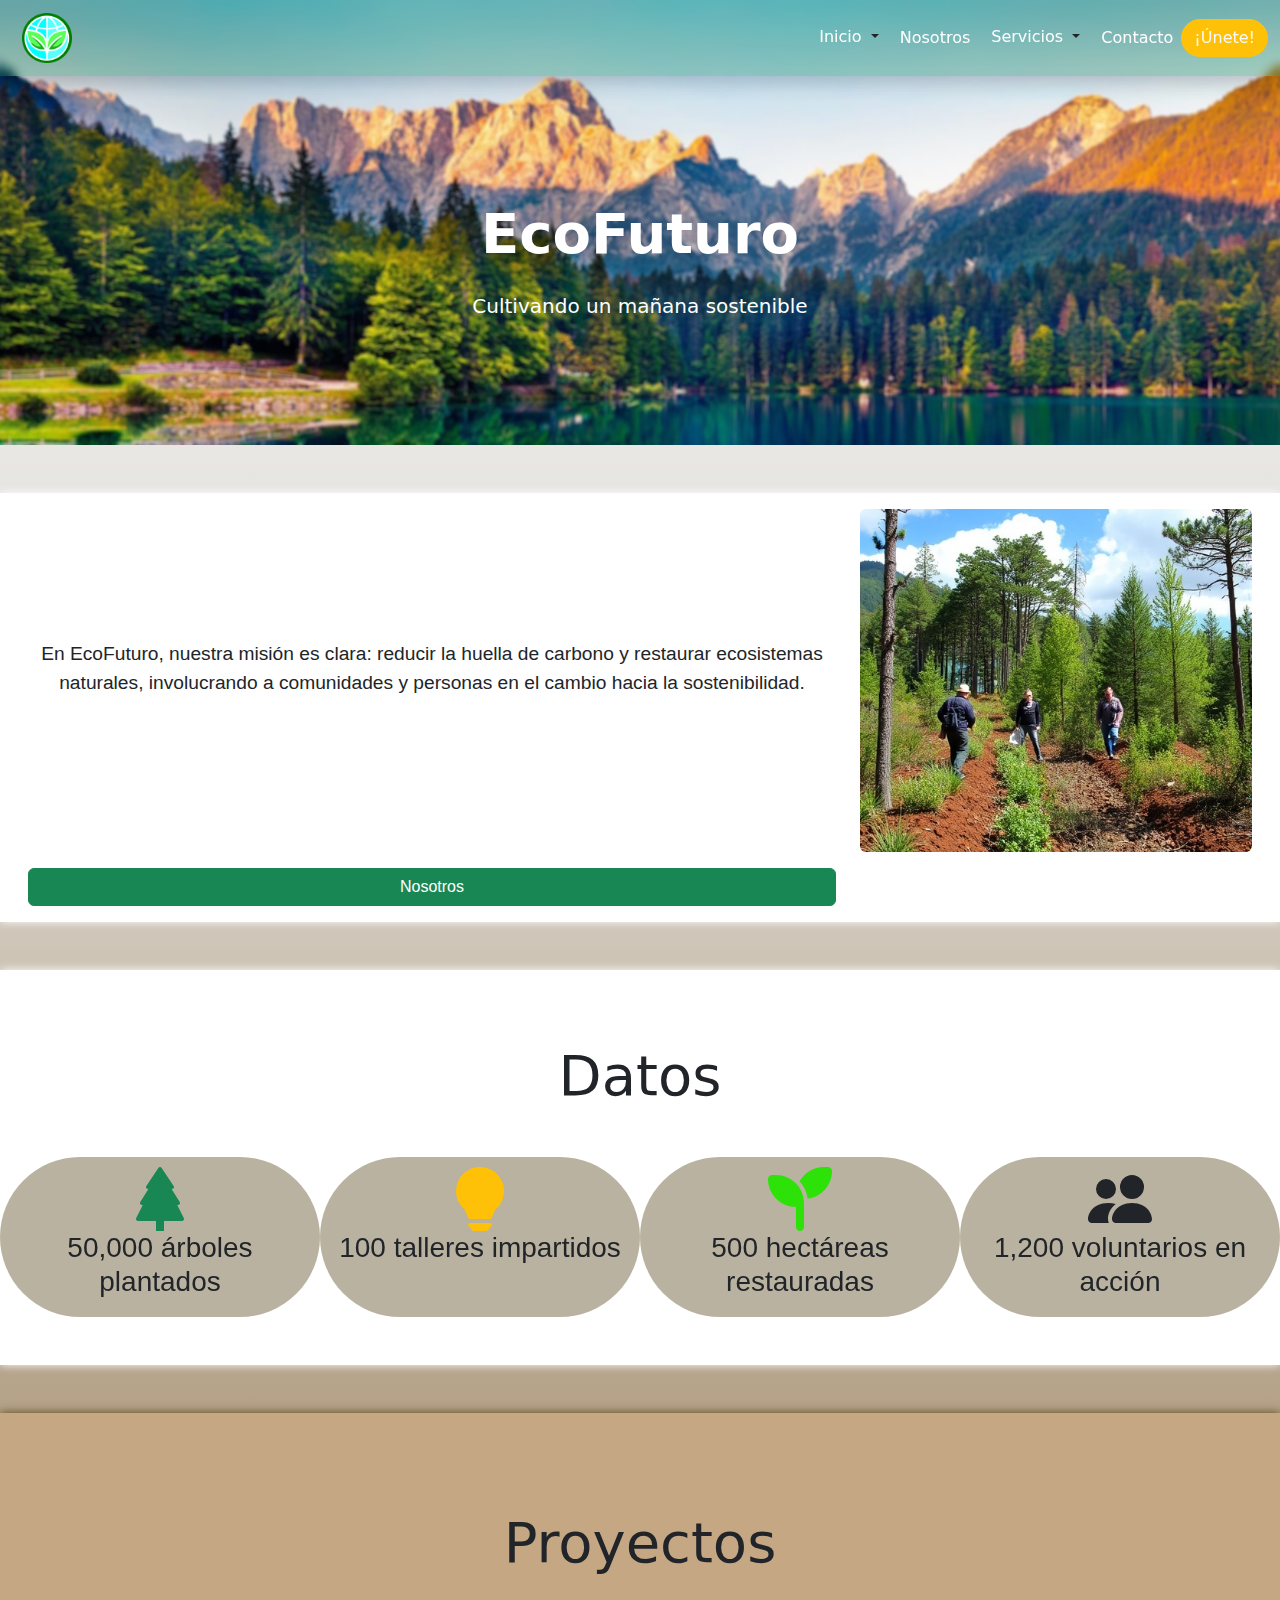
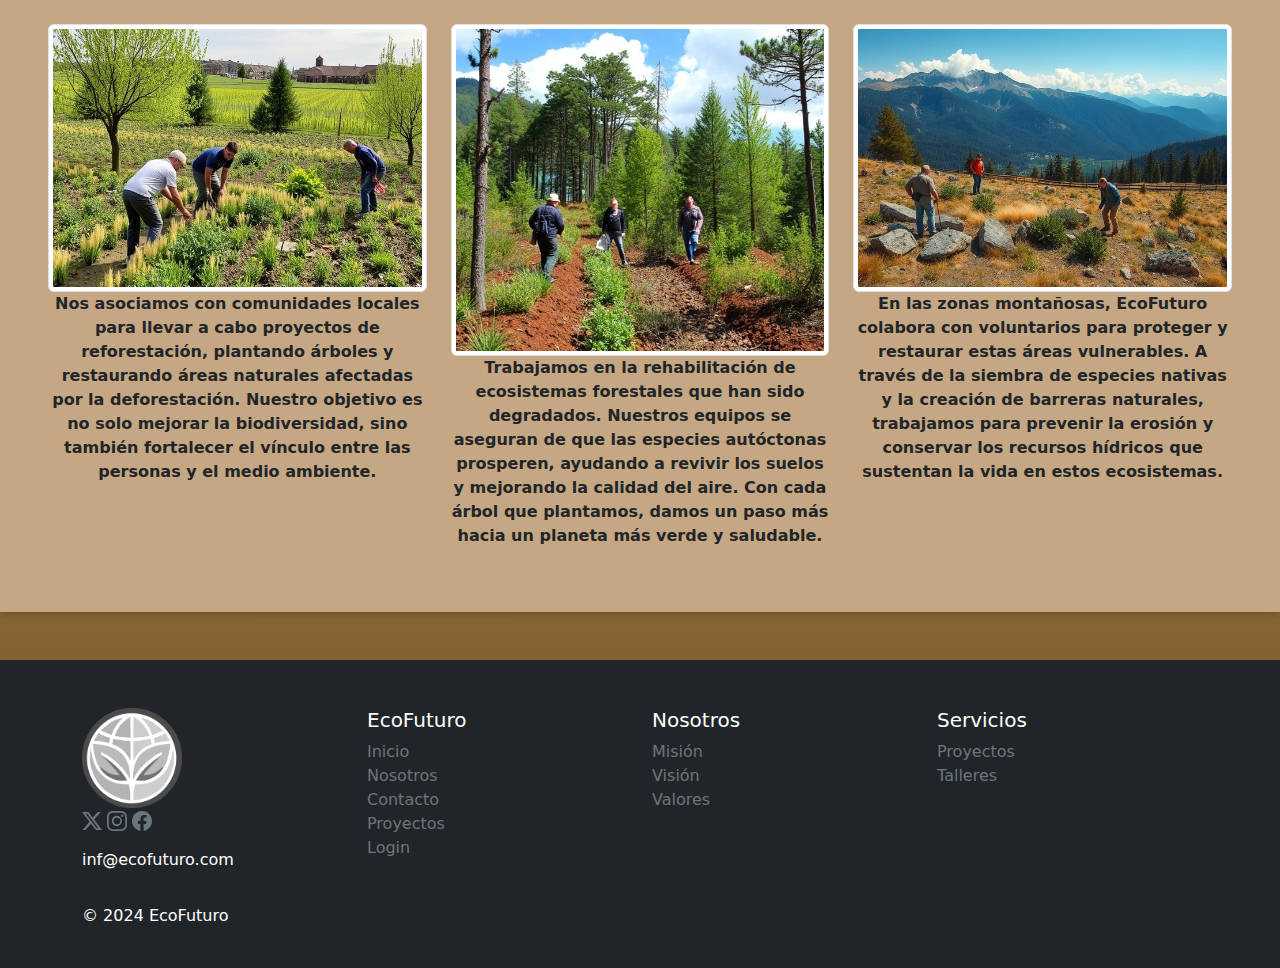
<file: index.html>
<!DOCTYPE html>
<html lang="es">

<head>
    <title>EcoFuturo</title>
    <link rel="stylesheet" href="css/styles.css">
    <link rel="icon" href="img/logo_org.ico" type="image/x-icon">
    <link href="https://cdn.jsdelivr.net/npm/bootstrap@5.3.3/dist/css/bootstrap.min.css" rel="stylesheet">
    <meta name="viewport" content="width=device-width, initial-scale=1.0">
</head>

<body>
    <!--NavBar-->
    <nav class="navbar navbar-expand-lg navbar-dark shadow fixed-top barra">
        <div class="container-fluid">
            <a class="navbar-brand d-flex align-items-center text-white logo" href="#">
                <img style="margin-left: 10px;" src="img/logo_org.ico" alt="Logo EcoFuturo" width="50" height="50"
                    class="d-inline-block me-2">
                <span class="d-lg-none text-white title">EcoFuturo</span>
            </a>

            <button class="navbar-toggler" type="button" data-bs-toggle="collapse" data-bs-target="#mynavbar">
                <span>
                    <svg xmlns="http://www.w3.org/2000/svg" width="40" height="40" fill="currentColor"
                        class="bi bi-list text-light" viewBox="0 0 16 16">
                        <path fill-rule="evenodd"
                            d="M2.5 12a.5.5 0 0 1 .5-.5h10a.5.5 0 0 1 0 1H3a.5.5 0 0 1-.5-.5m0-4a.5.5 0 0 1 .5-.5h10a.5.5 0 0 1 0 1H3a.5.5 0 0 1-.5-.5m0-4a.5.5 0 0 1 .5-.5h10a.5.5 0 0 1 0 1H3a.5.5 0 0 1-.5-.5" />
                    </svg>
                </span>
            </button>

            <div class="collapse navbar-collapse " id="mynavbar">
                <ul class="navbar-nav ms-auto mb-2 mb-lg-0">

                    <li class="nav-item dropdown">

                        <button type="button" class="btn dropdown-toggle" data-bs-toggle="dropdown">
                            <span>Inicio</span>
                        </button>

                        <ul class="dropdown-menu dropdown-style desplegable"
                            style="background-color: rgba(52, 85, 52, 0.432);">
                            <li><a class="dropdown-item text-white" href="#Nosotros-in">Nosotros</a></li>
                            <li><a class="dropdown-item text-white" href="#Datos">Datos</a></li>
                            <li><a class="dropdown-item text-white" href="#Proyectos-in">Proyectos</a></li>
                        </ul>
                    </li>

                    <li class="nav-item"><a class="nav-link" href="nosotros.html">Nosotros</a></li>

                    <li class="nav-item dropdown">
                        <button type="button" class="btn dropdown-toggle" data-bs-toggle="dropdown">
                            <span>Servicios</span>
                        </button>
                        <ul class="dropdown-menu dropdown-style  desplegable"
                            style="background-color: rgba(52, 85, 52, 0.432);">
                            <li><a class="dropdown-item text-white" href="servicios.html#Proyectos">Proyectos</a></li>
                            <li><a class="dropdown-item text-white" href="servicios.html#Talleres">Talleres</a></li>
                        </ul>
                    </li>

                    <li class="nav-item"><a class="nav-link" href="contacto.html">Contacto</a></li>
                </ul>
                <a class="btn btn-warning rounded-pill text-light" type="button" href="sesion.html">¡Únete!</a>
            </div>
    </nav>

    <!--NavBar-->

    <!--Inicio-->

    <div class="principal text-center" id="Inicio">
        <div class="container principal-texto">
            <h1 class="display-4 fw-bold mb-4">EcoFuturo</h1>
            <p class="lead mb-4">Cultivando un mañana sostenible</p>
        </div>
    </div>
    <!--Inicio-->

    <!--Contenido-->
    <div class="container-fluid mt-5 contenido-nos" id="Nosotros-in">
        <div class="row nos-tex-img align-items-center bg-white p-3">
            <div class="col-12 col-md-8 text-center mb-0 mb-md-4 bg">
                <p class="nosotros">En EcoFuturo, nuestra misión es clara: reducir la huella de carbono y restaurar
                    ecosistemas naturales, involucrando a comunidades y personas en el cambio hacia la sostenibilidad.
                </p>
            </div>
            <div class="col-12 col-md-4 text-center">
                <img src="img/imagen2.jpeg" class="img-fluid rounded mx-auto d-block mb-3" alt="imagen de voluntarios">
            </div>
            <div class="col-md-8 col-12"><a class="btn btn-success" href="nosotros.html">Nosotros</a></div>
        </div>
    </div>

    <div class="container-fluid pt-5 pb-5 mt-5 datos-in bg-white" id="Datos">
        <div class="row">
            <div class="col text-center">
                <p class="display-4 mt-4 mb-5">Datos</p>
            </div>
        </div>
        <div class="row nos-tex-img g-4">

            <div class="col-md-3 col-12 text-center rounded-pill  datos-dato">
                <svg xmlns="http://www.w3.org/2000/svg" width="64" height="64" fill="currentColor"
                    class="bi bi-tree-fill text-success" viewBox="0 0 16 16">
                    <path
                        d="M8.416.223a.5.5 0 0 0-.832 0l-3 4.5A.5.5 0 0 0 5 5.5h.098L3.076 8.735A.5.5 0 0 0 3.5 9.5h.191l-1.638 3.276a.5.5 0 0 0 .447.724H7V16h2v-2.5h4.5a.5.5 0 0 0 .447-.724L12.31 9.5h.191a.5.5 0 0 0 .424-.765L10.902 5.5H11a.5.5 0 0 0 .416-.777z" />
                </svg>
                <p class="text-dark h3">50,000 árboles plantados</p>
            </div>
            <div class="col-md-3 col-12 text-center rounded-pill datos-dato">
                <svg xmlns="http://www.w3.org/2000/svg" width="64" height="64" fill="currentColor"
                    class="bi bi-lightbulb-fill text-warning" viewBox="0 0 16 16">
                    <path
                        d="M2 6a6 6 0 1 1 10.174 4.31c-.203.196-.359.4-.453.619l-.762 1.769A.5.5 0 0 1 10.5 13h-5a.5.5 0 0 1-.46-.302l-.761-1.77a2 2 0 0 0-.453-.618A5.98 5.98 0 0 1 2 6m3 8.5a.5.5 0 0 1 .5-.5h5a.5.5 0 0 1 0 1l-.224.447a1 1 0 0 1-.894.553H6.618a1 1 0 0 1-.894-.553L5.5 15a.5.5 0 0 1-.5-.5" />
                </svg>
                <p class="text-dark h3">100 talleres impartidos</p>
            </div>
            <div class="col-md-3 col-12 text-center rounded-pill datos-dato">
                <svg xmlns="http://www.w3.org/2000/svg" width="64" height="64"
                    viewBox="0 0 512 512"><!--!Font Awesome Free 6.6.0 by @fontawesome - https://fontawesome.com License - https://fontawesome.com/license/free Copyright 2024 Fonticons, Inc.-->
                    <path fill="#2de208"
                        d="M512 32c0 113.6-84.6 207.5-194.2 222c-7.1-53.4-30.6-101.6-65.3-139.3C290.8 46.3 364 0 448 0l32 0c17.7 0 32 14.3 32 32zM0 96C0 78.3 14.3 64 32 64l32 0c123.7 0 224 100.3 224 224l0 32 0 160c0 17.7-14.3 32-32 32s-32-14.3-32-32l0-160C100.3 320 0 219.7 0 96z" />
                </svg>
                <p class="text-dark h3">500 hectáreas restauradas</p>
            </div>
            <div class="col-md-3 col-12 text-center rounded-pill datos-dato">
                <svg xmlns="http://www.w3.org/2000/svg" width="64" height="64" fill="currentColor"
                    class="bi bi-people-fill" viewBox="0 0 16 16">
                    <path
                        d="M7 14s-1 0-1-1 1-4 5-4 5 3 5 4-1 1-1 1zm4-6a3 3 0 1 0 0-6 3 3 0 0 0 0 6m-5.784 6A2.24 2.24 0 0 1 5 13c0-1.355.68-2.75 1.936-3.72A6.3 6.3 0 0 0 5 9c-4 0-5 3-5 4s1 1 1 1zM4.5 8a2.5 2.5 0 1 0 0-5 2.5 2.5 0 0 0 0 5" />
                </svg>
                <p class="text-dark h3">1,200 voluntarios en acción</p>
            </div>
        </div>
    </div>

    <div class="container-fluid text-center p-5 mt-5 mb-5 proy-in" id="Proyectos-in"
        style="background-color: rgb(197, 168, 131);">
        <div class="row">
            <div class="col">
                <p class="display-4 mt-5 mb-5">Proyectos</p>
            </div>
        </div>
        <div class="row g-4">
            <div class="col-12 col-md-4">
                <img src="img/imagen1.jpeg" alt="" class="img-fluid img-thumbnail mx-auto d-block img-in-pro">
                <p class="pro-inf-in">Nos asociamos con comunidades locales para llevar a cabo proyectos de
                    reforestación, plantando
                    árboles y restaurando áreas naturales afectadas por la deforestación. Nuestro objetivo es no solo
                    mejorar la biodiversidad, sino también fortalecer el vínculo entre las personas y el medio ambiente.
                </p>
            </div>
            <div class="col-12 col-md-4">
                <img src="img/imagen2.jpeg" alt="" class="img-fluid img-thumbnail mx-auto d-block img-in-pro">
                <p class="pro-inf-in">Trabajamos en la rehabilitación de ecosistemas forestales que han sido degradados.
                    Nuestros equipos
                    se aseguran de que las especies autóctonas prosperen, ayudando a revivir los suelos y mejorando la
                    calidad del aire. Con cada árbol que plantamos, damos un paso más hacia un planeta más verde y
                    saludable.</p>
            </div>
            <div class="col-12 col-md-4">
                <img src="img/imagen3.jpeg" alt="" class="img-fluid img-thumbnail mx-auto d-block img-in-pro">
                <p class="pro-inf-in">En las zonas montañosas, EcoFuturo colabora con voluntarios para proteger y
                    restaurar estas áreas
                    vulnerables. A través de la siembra de especies nativas y la creación de barreras naturales,
                    trabajamos para prevenir la erosión y conservar los recursos hídricos que sustentan la vida en estos
                    ecosistemas.</p>
            </div>
        </div>
    </div>
    <!--Contenido-->


    <footer class="bg-dark text-white pt-5 pb-4" id="Fin">
        <div class="container">
            <div class="row">
                <div class="col-3 mb-3">
                    <img src="img/logo_org - copia.png" alt="" width="100px" height="100px">
                    <p class="text-left">
                        <span>
                            <a href="https://x.com/ecofuturo_mx?s=21">
                                <svg xmlns="http://www.w3.org/2000/svg" width="20" height="20" fill="currentColor"
                                    class="bi bi-twitter-x text-secondary" viewBox="0 0 16 16">
                                    <path
                                        d="M12.6.75h2.454l-5.36 6.142L16 15.25h-4.937l-3.867-5.07-4.425 5.07H.316l5.733-6.57L0 .75h5.063l3.495 4.633L12.601.75Zm-.86 13.028h1.36L4.323 2.145H2.865z" />
                                </svg>
                            </a>

                            <a href="https://www.instagram.com/ecofuturo_mx?igsh=NzU4d2I3b3U0bjUx&utm_source=qr">
                                <svg xmlns="http://www.w3.org/2000/svg" width="20" height="20" fill="currentColor"
                                    class="bi bi-instagram text-secondary" viewBox="0 0 16 16">
                                    <path
                                        d="M8 0C5.829 0 5.556.01 4.703.048 3.85.088 3.269.222 2.76.42a3.9 3.9 0 0 0-1.417.923A3.9 3.9 0 0 0 .42 2.76C.222 3.268.087 3.85.048 4.7.01 5.555 0 5.827 0 8.001c0 2.172.01 2.444.048 3.297.04.852.174 1.433.372 1.942.205.526.478.972.923 1.417.444.445.89.719 1.416.923.51.198 1.09.333 1.942.372C5.555 15.99 5.827 16 8 16s2.444-.01 3.298-.048c.851-.04 1.434-.174 1.943-.372a3.9 3.9 0 0 0 1.416-.923c.445-.445.718-.891.923-1.417.197-.509.332-1.09.372-1.942C15.99 10.445 16 10.173 16 8s-.01-2.445-.048-3.299c-.04-.851-.175-1.433-.372-1.941a3.9 3.9 0 0 0-.923-1.417A3.9 3.9 0 0 0 13.24.42c-.51-.198-1.092-.333-1.943-.372C10.443.01 10.172 0 7.998 0zm-.717 1.442h.718c2.136 0 2.389.007 3.232.046.78.035 1.204.166 1.486.275.373.145.64.319.92.599s.453.546.598.92c.11.281.24.705.275 1.485.039.843.047 1.096.047 3.231s-.008 2.389-.047 3.232c-.035.78-.166 1.203-.275 1.485a2.5 2.5 0 0 1-.599.919c-.28.28-.546.453-.92.598-.28.11-.704.24-1.485.276-.843.038-1.096.047-3.232.047s-2.39-.009-3.233-.047c-.78-.036-1.203-.166-1.485-.276a2.5 2.5 0 0 1-.92-.598 2.5 2.5 0 0 1-.6-.92c-.109-.281-.24-.705-.275-1.485-.038-.843-.046-1.096-.046-3.233s.008-2.388.046-3.231c.036-.78.166-1.204.276-1.486.145-.373.319-.64.599-.92s.546-.453.92-.598c.282-.11.705-.24 1.485-.276.738-.034 1.024-.044 2.515-.045zm4.988 1.328a.96.96 0 1 0 0 1.92.96.96 0 0 0 0-1.92m-4.27 1.122a4.109 4.109 0 1 0 0 8.217 4.109 4.109 0 0 0 0-8.217m0 1.441a2.667 2.667 0 1 1 0 5.334 2.667 2.667 0 0 1 0-5.334" />
                                </svg>
                            </a>

                            <a href="https://www.facebook.com/share/1XG8S7yQtj/?mibextid=LQQJ4d">
                                <svg xmlns="http://www.w3.org/2000/svg" width="20" height="20" fill="currentColor"
                                    class="bi bi-facebook text-secondary" viewBox="0 0 16 16">
                                    <path
                                        d="M16 8.049c0-4.446-3.582-8.05-8-8.05C3.58 0-.002 3.603-.002 8.05c0 4.017 2.926 7.347 6.75 7.951v-5.625h-2.03V8.05H6.75V6.275c0-2.017 1.195-3.131 3.022-3.131.876 0 1.791.157 1.791.157v1.98h-1.009c-.993 0-1.303.621-1.303 1.258v1.51h2.218l-.354 2.326H9.25V16c3.824-.604 6.75-3.934 6.75-7.951" />
                                </svg></a>

                        </span>
                    </p>
                    <p class="fs-6">inf@ecofuturo.com</p>
                </div>
                <div class="col-3 mb-3">
                    <h5>EcoFuturo </h5>
                    <ul class="list-unstyled ">
                        <li><a class="link-underline link-underline-opacity-0 text-secondary"
                                href="index.html">Inicio</a></li>
                        <li><a class="link-underline link-underline-opacity-0 text-secondary"
                                href="nosotros.html">Nosotros</a></li>
                        <li><a class="link-underline link-underline-opacity-0 text-secondary"
                                href="contacto.html">Contacto</a></li>
                        <li><a class="link-underline link-underline-opacity-0 text-secondary"
                                href="servicios.html">Proyectos</a></li>
                        <li><a class="link-underline link-underline-opacity-0 text-secondary"
                                href="sesion.html">Login</a></li>
                    </ul>
                </div>
                <div class="col-3 mb-3">
                    <h5>Nosotros </h5>
                    <ul class="list-unstyled">
                        <li><a class="link-underline link-underline-opacity-0 text-secondary"
                                href="nosotros.html#mision">Misión</a></li>
                        <li><a class="link-underline link-underline-opacity-0 text-secondary"
                                href="nosotros.html#vision">Visión</a></li>
                        <li><a class="link-underline link-underline-opacity-0 text-secondary"
                                href="nosotros.html#valores">Valores</a></li>
                    </ul>
                </div>
                <div class="col-3 mb-3">
                    <h5>Servicios </h5>
                    <ul class="list-unstyled">
                        <li><a class="link-underline link-underline-opacity-0 text-secondary"
                                href="servicios.html#Proyectos">Proyectos</a></li>
                        <li><a class="link-underline link-underline-opacity-0 text-secondary"
                                href="servicios.html#Talleres">Talleres</a></li>
                    </ul>
                </div>
            </div>
            <div class="row">
                <div class="col">
                    <p>&copy 2024 EcoFuturo</p>
                </div>
            </div>
        </div>
    </footer>


    <script src="https://cdn.jsdelivr.net/npm/bootstrap@5.3.3/dist/js/bootstrap.bundle.min.js"></script>
</body>

</html>
</file>
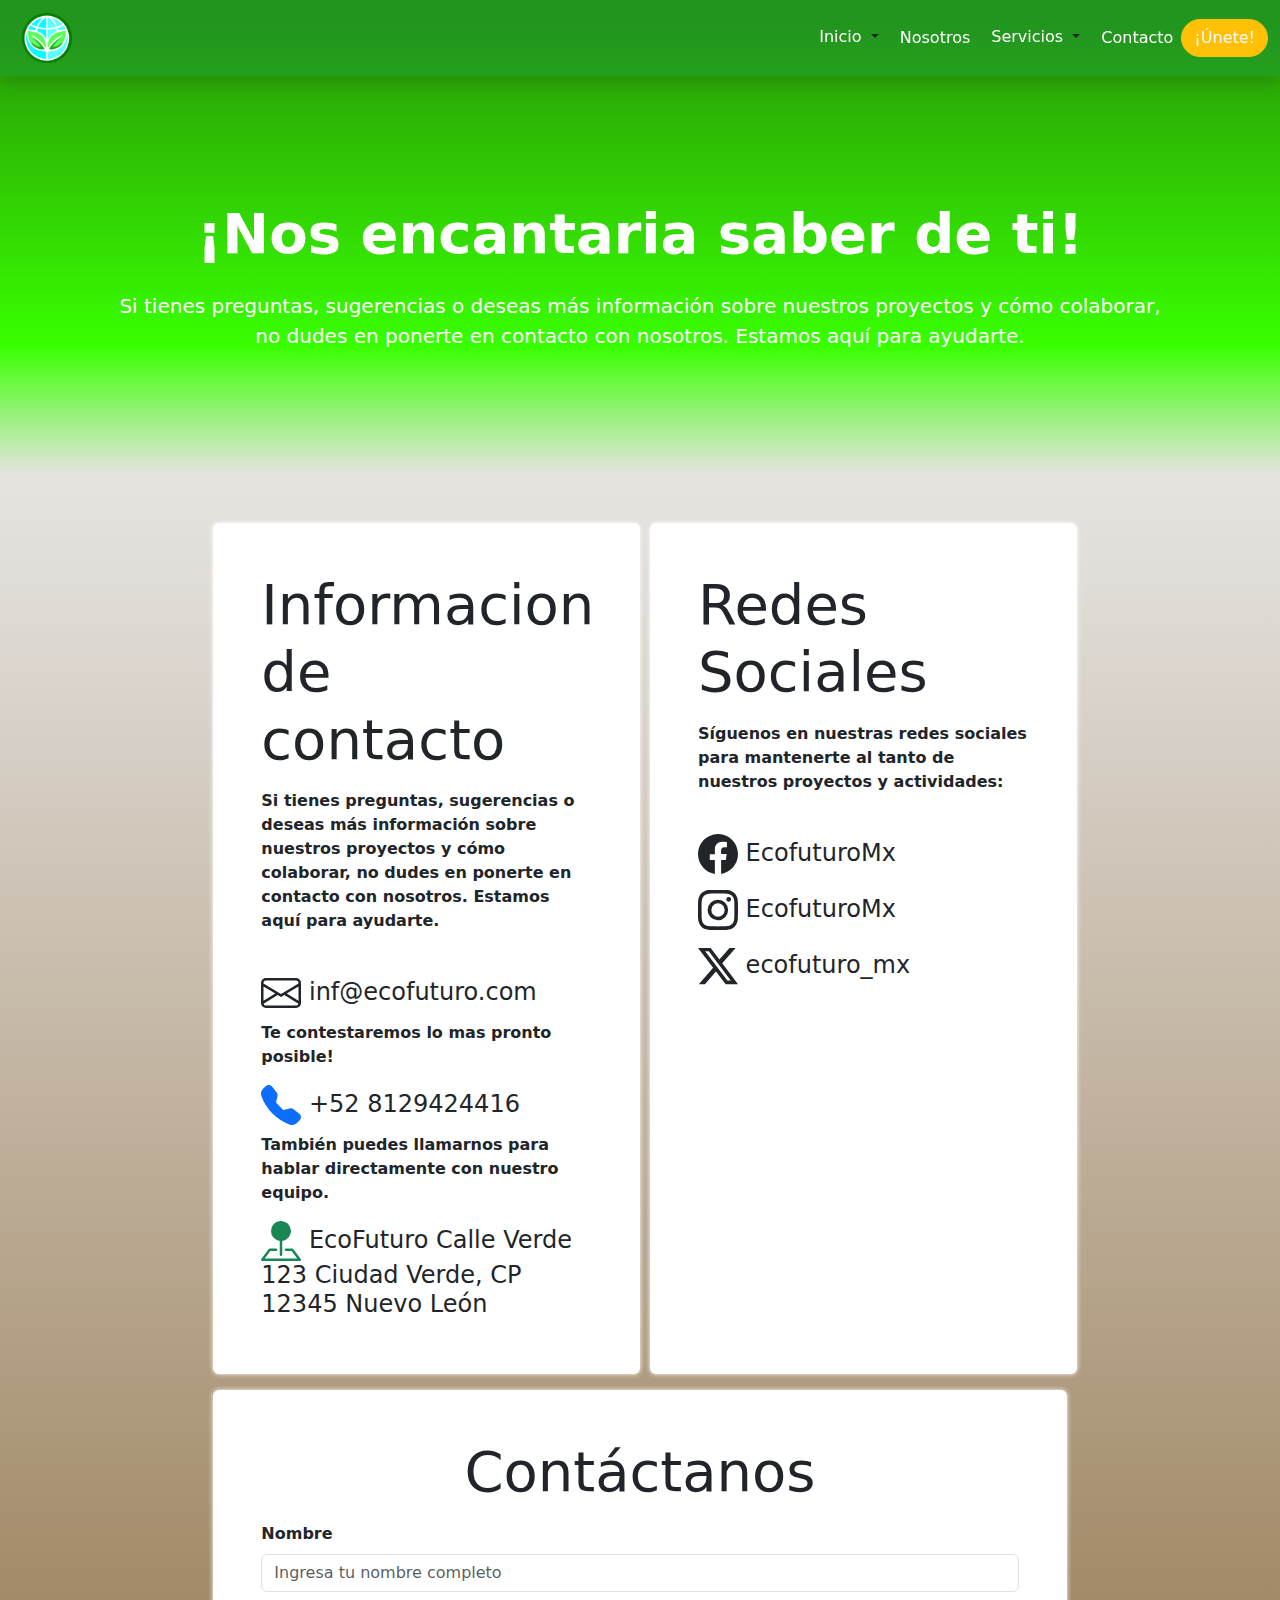
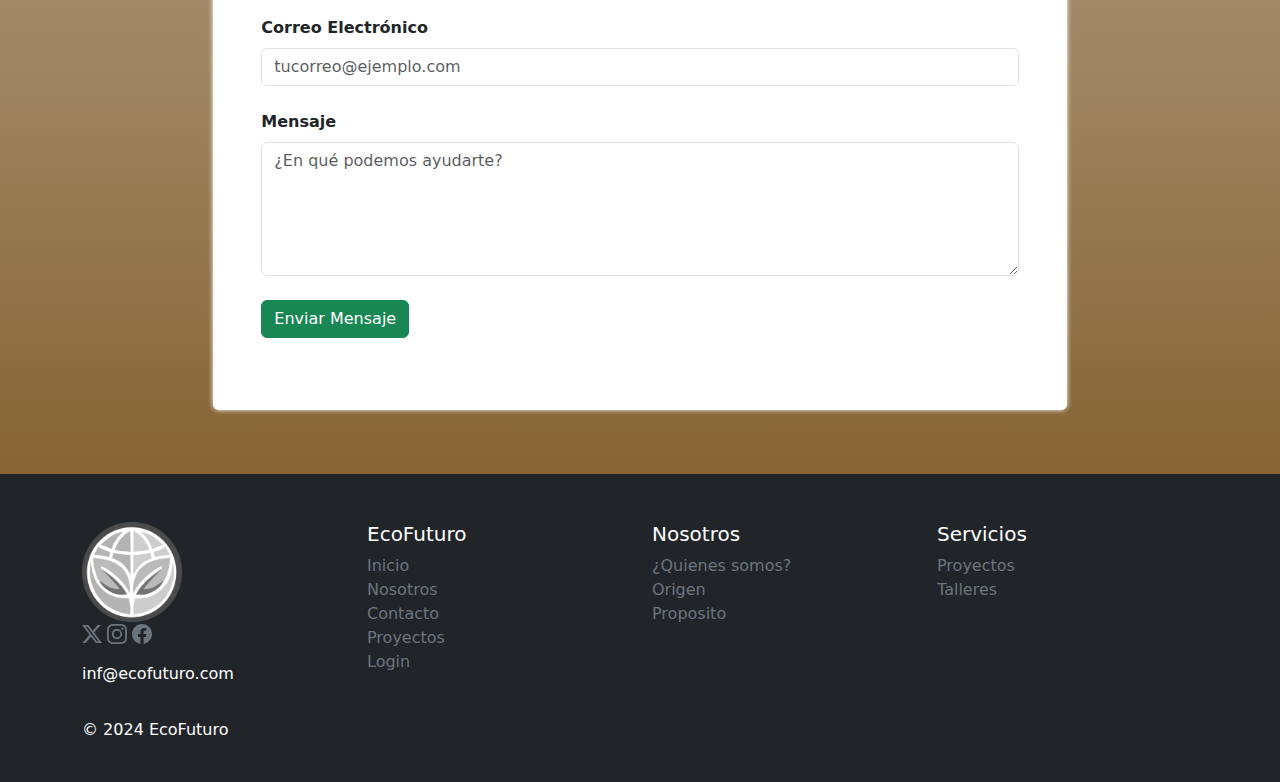
<file: contacto.html>
<!DOCTYPE html>
<html lang="es">

<head>
    <title>EcoFuturo</title>
    <link rel="stylesheet" href="css/styles.css">
    <link rel="icon" href="img/logo_org.ico" type="image/x-icon">
    <link href="https://cdn.jsdelivr.net/npm/bootstrap@5.3.3/dist/css/bootstrap.min.css" rel="stylesheet">
    <meta name="viewport" content="width=device-width, initial-scale=1.0">
</head>

<body>
    <!--NavBar-->
    <nav class="navbar navbar-expand-lg navbar-dark shadow fixed-top barra">
        <div class="container-fluid">
            <a class="navbar-brand d-flex align-items-center text-white logo" href="index.html">
                <img style="margin-left: 10px;" src="img/logo_org.ico" alt="Logo EcoFuturo" width="50" height="50"
                    class="d-inline-block me-2">
                <span class="d-lg-none text-white title">EcoFuturo</span>
            </a>

            <button class="navbar-toggler" type="button" data-bs-toggle="collapse" data-bs-target="#mynavbar">
                <span>
                    <svg xmlns="http://www.w3.org/2000/svg" width="40" height="40" fill="currentColor"
                        class="bi bi-list text-light" viewBox="0 0 16 16">
                        <path fill-rule="evenodd"
                            d="M2.5 12a.5.5 0 0 1 .5-.5h10a.5.5 0 0 1 0 1H3a.5.5 0 0 1-.5-.5m0-4a.5.5 0 0 1 .5-.5h10a.5.5 0 0 1 0 1H3a.5.5 0 0 1-.5-.5m0-4a.5.5 0 0 1 .5-.5h10a.5.5 0 0 1 0 1H3a.5.5 0 0 1-.5-.5" />
                    </svg>
                </span>
            </button>

            <div class="collapse navbar-collapse " id="mynavbar">
                <ul class="navbar-nav ms-auto text-left">

                    <li class="nav-item dropdown">

                        <button type="button" class="btn dropdown-toggle" data-bs-toggle="dropdown">
                            <span>Inicio</span>
                        </button>
                        <ul class="dropdown-menu dropdown-style desplegable"
                            style="background-color: rgba(52, 85, 52, 0.432);">
                            <li><a class="dropdown-item text-white" href="index.html#Nosotros-in">Nosotros</a></li>
                            <li><a class="dropdown-item text-white" href="index.html#Datos">Datos</a></li>
                            <li><a class="dropdown-item text-white" href="index.html#Proyectos-in">Proyectos</a></li>
                        </ul>
                    </li>

                    <li class="nav-item"><a class="nav-link" href="nosotros.html">Nosotros</a></li>

                    <li class="nav-item dropdown">
                        <button type="button" class="btn dropdown-toggle" data-bs-toggle="dropdown">
                            <span>Servicios</span>
                        </button>
                        <ul class="dropdown-menu dropdown-style  desplegable"
                            style="background-color: rgba(52, 85, 52, 0.432);">
                            <li><a class="dropdown-item text-white" href="servicios.html#Proyectos">Proyectos</a></li>
                            <li><a class="dropdown-item text-white" href="servicios.html#Talleres">Talleres</a></li>
                        </ul>
                    </li>

                    <li class="nav-item"><a class="nav-link" href="contacto.html">Contacto</a></li>
                </ul>
                <a class="btn btn-warning rounded-pill text-light" type="button" href="sesion.html">¡Únete!</a>
            </div>
    </nav>

    <!--NavBar-->

    <!--Inicio-->

    <div class="principal-cont text-center" id="Inicio-cont">
        <div class="container principal-texto">
            <h1 class="display-4 fw-bold mb-4">¡Nos encantaria saber de ti!</h1>
            <p class="lead mb-4">Si tienes preguntas, sugerencias o deseas más información sobre nuestros proyectos y
                cómo colaborar, no
                dudes en ponerte en contacto con nosotros. Estamos aquí para ayudarte.</p>
        </div>
    </div>
    <!--Inicio-->

    <!--Contenido-->
    <div class="container-fluid bg-transparent mt-5 mb-5 contenido-cont" id="Nosotros-in">
        <div class="row">
            <div class="col-md-2 col-sm-12 inf-cont">

            </div>
            <div class="cajas col-md-4 text-left bg-white rounded p-5 mb-3 cont-inf-cont">
                <p class="display-4">Informacion de contacto</p>
                <p>Si tienes preguntas, sugerencias o deseas más información sobre nuestros proyectos y cómo colaborar,
                    no dudes en ponerte en contacto con nosotros. Estamos aquí para ayudarte.</p><br>
                <p class="h4">
                    <span><svg xmlns="http://www.w3.org/2000/svg" width="40" height="40" fill="currentColor"
                            class="bi bi-envelope text-dark" viewBox="0 0 16 16">
                            <path
                                d="M0 4a2 2 0 0 1 2-2h12a2 2 0 0 1 2 2v8a2 2 0 0 1-2 2H2a2 2 0 0 1-2-2zm2-1a1 1 0 0 0-1 1v.217l7 4.2 7-4.2V4a1 1 0 0 0-1-1zm13 2.383-4.708 2.825L15 11.105zm-.034 6.876-5.64-3.471L8 9.583l-1.326-.795-5.64 3.47A1 1 0 0 0 2 13h12a1 1 0 0 0 .966-.741M1 11.105l4.708-2.897L1 5.383z" />
                        </svg></span>
                    inf@ecofuturo.com
                <p class="text-dark">Te contestaremos lo mas pronto posible!</p>
                </p>
                <p class="h4">
                    <span><svg xmlns="http://www.w3.org/2000/svg" width="40" height="40" fill="currentColor"
                            class="bi bi-telephone-fill text-primary" viewBox="0 0 16 16">
                            <path fill-rule="evenodd"
                                d="M1.885.511a1.745 1.745 0 0 1 2.61.163L6.29 2.98c.329.423.445.974.315 1.494l-.547 2.19a.68.68 0 0 0 .178.643l2.457 2.457a.68.68 0 0 0 .644.178l2.189-.547a1.75 1.75 0 0 1 1.494.315l2.306 1.794c.829.645.905 1.87.163 2.611l-1.034 1.034c-.74.74-1.846 1.065-2.877.702a18.6 18.6 0 0 1-7.01-4.42 18.6 18.6 0 0 1-4.42-7.009c-.362-1.03-.037-2.137.703-2.877z" />
                        </svg></span>
                    +52 8129424416
                <p>También puedes llamarnos para hablar directamente con nuestro equipo.</p>
                </p>
                <p class="h4">
                    <span><svg xmlns="http://www.w3.org/2000/svg" width="40" height="40" fill="currentColor"
                            class="bi bi-pin-map-fill text-success" viewBox="0 0 16 16">
                            <path fill-rule="evenodd"
                                d="M3.1 11.2a.5.5 0 0 1 .4-.2H6a.5.5 0 0 1 0 1H3.75L1.5 15h13l-2.25-3H10a.5.5 0 0 1 0-1h2.5a.5.5 0 0 1 .4.2l3 4a.5.5 0 0 1-.4.8H.5a.5.5 0 0 1-.4-.8z" />
                            <path fill-rule="evenodd"
                                d="M4 4a4 4 0 1 1 4.5 3.969V13.5a.5.5 0 0 1-1 0V7.97A4 4 0 0 1 4 3.999z" />
                        </svg></span>
                    EcoFuturo Calle Verde 123 Ciudad Verde, CP 12345 Nuevo León
                </p>
            </div>
            <div class="cajas col-md-4 col-sm-12 text-left bg-white rounded p-5 mb-3">
                <p class="display-4">Redes Sociales</p>
                <p>Síguenos en nuestras redes sociales para mantenerte al tanto de nuestros proyectos y actividades:</p>
                <br>
                <a href="https://www.facebook.com/share/1XG8S7yQtj/?mibextid=LQQJ4d" class="link-underline link-underline-opacity-0 text-dark  h4">
                    <span><svg xmlns="http://www.w3.org/2000/svg" width="40" height="40" fill="currentColor"
                            class="bi bi-facebook text-dark" viewBox="0 0 16 16">
                            <path
                                d="M16 8.049c0-4.446-3.582-8.05-8-8.05C3.58 0-.002 3.603-.002 8.05c0 4.017 2.926 7.347 6.75 7.951v-5.625h-2.03V8.05H6.75V6.275c0-2.017 1.195-3.131 3.022-3.131.876 0 1.791.157 1.791.157v1.98h-1.009c-.993 0-1.303.621-1.303 1.258v1.51h2.218l-.354 2.326H9.25V16c3.824-.604 6.75-3.934 6.75-7.951" />
                        </svg></span>
                    EcofuturoMx
                </a>
                <p></p>
                <a href="https://www.instagram.com/ecofuturo_mx?igsh=NzU4d2I3b3U0bjUx&utm_source=qr" class="link-underline link-underline-opacity-0 text-dark h4">
                    <span><svg xmlns="http://www.w3.org/2000/svg" width="40" height="40" fill="currentColor"
                            class="bi bi-instagram text-dark" viewBox="0 0 16 16">
                            <path
                                d="M8 0C5.829 0 5.556.01 4.703.048 3.85.088 3.269.222 2.76.42a3.9 3.9 0 0 0-1.417.923A3.9 3.9 0 0 0 .42 2.76C.222 3.268.087 3.85.048 4.7.01 5.555 0 5.827 0 8.001c0 2.172.01 2.444.048 3.297.04.852.174 1.433.372 1.942.205.526.478.972.923 1.417.444.445.89.719 1.416.923.51.198 1.09.333 1.942.372C5.555 15.99 5.827 16 8 16s2.444-.01 3.298-.048c.851-.04 1.434-.174 1.943-.372a3.9 3.9 0 0 0 1.416-.923c.445-.445.718-.891.923-1.417.197-.509.332-1.09.372-1.942C15.99 10.445 16 10.173 16 8s-.01-2.445-.048-3.299c-.04-.851-.175-1.433-.372-1.941a3.9 3.9 0 0 0-.923-1.417A3.9 3.9 0 0 0 13.24.42c-.51-.198-1.092-.333-1.943-.372C10.443.01 10.172 0 7.998 0zm-.717 1.442h.718c2.136 0 2.389.007 3.232.046.78.035 1.204.166 1.486.275.373.145.64.319.92.599s.453.546.598.92c.11.281.24.705.275 1.485.039.843.047 1.096.047 3.231s-.008 2.389-.047 3.232c-.035.78-.166 1.203-.275 1.485a2.5 2.5 0 0 1-.599.919c-.28.28-.546.453-.92.598-.28.11-.704.24-1.485.276-.843.038-1.096.047-3.232.047s-2.39-.009-3.233-.047c-.78-.036-1.203-.166-1.485-.276a2.5 2.5 0 0 1-.92-.598 2.5 2.5 0 0 1-.6-.92c-.109-.281-.24-.705-.275-1.485-.038-.843-.046-1.096-.046-3.233s.008-2.388.046-3.231c.036-.78.166-1.204.276-1.486.145-.373.319-.64.599-.92s.546-.453.92-.598c.282-.11.705-.24 1.485-.276.738-.034 1.024-.044 2.515-.045zm4.988 1.328a.96.96 0 1 0 0 1.92.96.96 0 0 0 0-1.92m-4.27 1.122a4.109 4.109 0 1 0 0 8.217 4.109 4.109 0 0 0 0-8.217m0 1.441a2.667 2.667 0 1 1 0 5.334 2.667 2.667 0 0 1 0-5.334" />
                        </svg></span>
                    EcofuturoMx
                </a>
                <p></p>
                <a href="https://x.com/ecofuturo_mx?s=21" class="link-underline link-underline-opacity-0 text-dark h4">
                    <span><svg xmlns="http://www.w3.org/2000/svg" width="40" height="40" fill="currentColor"
                            class="bi bi-twitter-x text-dark" viewBox="0 0 16 16">
                            <path
                                d="M12.6.75h2.454l-5.36 6.142L16 15.25h-4.937l-3.867-5.07-4.425 5.07H.316l5.733-6.57L0 .75h5.063l3.495 4.633L12.601.75Zm-.86 13.028h1.36L4.323 2.145H2.865z" />
                        </svg></span>
                    ecofuturo_mx
                </a>
            </div>
        </div>
        <div class="row">
            <div class="col-2"></div>

            <div class="col-md-8 col-sm-12 text-left bg-white rounded p-5 mb-3 cajas">
                <p class="text-center display-4">Contáctanos</p>
                <form>
                    <div class="mb-4">
                        <label for="nombre" class="form-label">Nombre</label>
                        <input type="text" class="form-control" id="nombre" placeholder="Ingresa tu nombre completo"
                            required>
                    </div>
                    <div class="mb-4">
                        <label for="email" class="form-label">Correo Electrónico</label>
                        <input type="email" class="form-control" id="email" placeholder="tucorreo@ejemplo.com" required>
                    </div>
                    <div class="mb-4">
                        <label for="mensaje" class="form-label">Mensaje</label>
                        <textarea class="form-control" id="mensaje" rows="5" placeholder="¿En qué podemos ayudarte?"
                            required></textarea>
                    </div>
                    <div class="text-left mb-4">
                        <button type="submit" class="btn btn-success">
                            Enviar Mensaje
                        </button>
                    </div>
                </form>
            </div>
        </div>
    </div>
    <!--Contenido-->






    <footer class="bg-dark text-white pt-5 pb-4" id="Fin">
        <div class="container">
            <div class="row">
                <div class="col-3 mb-3">
                    <img src="img/logo_org - copia.png" alt="" width="100px" height="100px">
                    <p class="text-left">
                        <span>
                            <a href="https://x.com/ecofuturo_mx?s=21">
                                <svg xmlns="http://www.w3.org/2000/svg" width="20" height="20" fill="currentColor"
                                    class="bi bi-twitter-x text-secondary" viewBox="0 0 16 16">
                                    <path
                                        d="M12.6.75h2.454l-5.36 6.142L16 15.25h-4.937l-3.867-5.07-4.425 5.07H.316l5.733-6.57L0 .75h5.063l3.495 4.633L12.601.75Zm-.86 13.028h1.36L4.323 2.145H2.865z" />
                                </svg>
                            </a>

                            <a href="https://www.instagram.com/ecofuturo_mx?igsh=NzU4d2I3b3U0bjUx&utm_source=qr">
                                <svg xmlns="http://www.w3.org/2000/svg" width="20" height="20" fill="currentColor"
                                    class="bi bi-instagram text-secondary" viewBox="0 0 16 16">
                                    <path
                                        d="M8 0C5.829 0 5.556.01 4.703.048 3.85.088 3.269.222 2.76.42a3.9 3.9 0 0 0-1.417.923A3.9 3.9 0 0 0 .42 2.76C.222 3.268.087 3.85.048 4.7.01 5.555 0 5.827 0 8.001c0 2.172.01 2.444.048 3.297.04.852.174 1.433.372 1.942.205.526.478.972.923 1.417.444.445.89.719 1.416.923.51.198 1.09.333 1.942.372C5.555 15.99 5.827 16 8 16s2.444-.01 3.298-.048c.851-.04 1.434-.174 1.943-.372a3.9 3.9 0 0 0 1.416-.923c.445-.445.718-.891.923-1.417.197-.509.332-1.09.372-1.942C15.99 10.445 16 10.173 16 8s-.01-2.445-.048-3.299c-.04-.851-.175-1.433-.372-1.941a3.9 3.9 0 0 0-.923-1.417A3.9 3.9 0 0 0 13.24.42c-.51-.198-1.092-.333-1.943-.372C10.443.01 10.172 0 7.998 0zm-.717 1.442h.718c2.136 0 2.389.007 3.232.046.78.035 1.204.166 1.486.275.373.145.64.319.92.599s.453.546.598.92c.11.281.24.705.275 1.485.039.843.047 1.096.047 3.231s-.008 2.389-.047 3.232c-.035.78-.166 1.203-.275 1.485a2.5 2.5 0 0 1-.599.919c-.28.28-.546.453-.92.598-.28.11-.704.24-1.485.276-.843.038-1.096.047-3.232.047s-2.39-.009-3.233-.047c-.78-.036-1.203-.166-1.485-.276a2.5 2.5 0 0 1-.92-.598 2.5 2.5 0 0 1-.6-.92c-.109-.281-.24-.705-.275-1.485-.038-.843-.046-1.096-.046-3.233s.008-2.388.046-3.231c.036-.78.166-1.204.276-1.486.145-.373.319-.64.599-.92s.546-.453.92-.598c.282-.11.705-.24 1.485-.276.738-.034 1.024-.044 2.515-.045zm4.988 1.328a.96.96 0 1 0 0 1.92.96.96 0 0 0 0-1.92m-4.27 1.122a4.109 4.109 0 1 0 0 8.217 4.109 4.109 0 0 0 0-8.217m0 1.441a2.667 2.667 0 1 1 0 5.334 2.667 2.667 0 0 1 0-5.334" />
                                </svg>
                            </a>

                            <a href="https://www.facebook.com/share/1XG8S7yQtj/?mibextid=LQQJ4d">
                                <svg xmlns="http://www.w3.org/2000/svg" width="20" height="20" fill="currentColor"
                                    class="bi bi-facebook text-secondary" viewBox="0 0 16 16">
                                    <path
                                        d="M16 8.049c0-4.446-3.582-8.05-8-8.05C3.58 0-.002 3.603-.002 8.05c0 4.017 2.926 7.347 6.75 7.951v-5.625h-2.03V8.05H6.75V6.275c0-2.017 1.195-3.131 3.022-3.131.876 0 1.791.157 1.791.157v1.98h-1.009c-.993 0-1.303.621-1.303 1.258v1.51h2.218l-.354 2.326H9.25V16c3.824-.604 6.75-3.934 6.75-7.951" />
                                </svg></a>

                        </span>
                    </p>
                    <p class="fs-6">inf@ecofuturo.com</p>
                </div>
                <div class="col-3 mb-3">
                    <h5>EcoFuturo </h5>
                    <ul class="list-unstyled ">
                        <li><a class="link-underline link-underline-opacity-0 text-secondary"
                                href="index.html">Inicio</a></li>
                        <li><a class="link-underline link-underline-opacity-0 text-secondary"
                                href="nosotros.html">Nosotros</a></li>
                        <li><a class="link-underline link-underline-opacity-0 text-secondary"
                                href="contacto.html">Contacto</a></li>
                        <li><a class="link-underline link-underline-opacity-0 text-secondary"
                                href="servicios.html">Proyectos</a></li>
                        <li><a class="link-underline link-underline-opacity-0 text-secondary"
                                href="login.html">Login</a></li>
                    </ul>
                </div>
                <div class="col-3 mb-3">
                    <h5>Nosotros </h5>
                    <ul class="list-unstyled">
                        <li><a class="link-underline link-underline-opacity-0 text-secondary" href="">¿Quienes
                                somos?</a></li>
                        <li><a class="link-underline link-underline-opacity-0 text-secondary" href="">Origen</a></li>
                        <li><a class="link-underline link-underline-opacity-0 text-secondary" href="">Proposito</a></li>
                    </ul>
                </div>
                <div class="col-3 mb-3">
                    <h5>Servicios </h5>
                    <ul class="list-unstyled">
                        <li><a class="link-underline link-underline-opacity-0 text-secondary" href="">Proyectos</a></li>
                        <li><a class="link-underline link-underline-opacity-0 text-secondary" href="">Talleres</a></li>
                        <li><a class="link-underline link-underline-opacity-0 text-secondary" href=""></a></li>
                    </ul>
                </div>
            </div>
            <div class="row">
                <div class="col">
                    <p>&copy; 2024 EcoFuturo</p>
                </div>
            </div>
        </div>
    </footer>


    <script src="https://cdn.jsdelivr.net/npm/bootstrap@5.3.3/dist/js/bootstrap.bundle.min.js"></script>
</body>

</html>
</file>
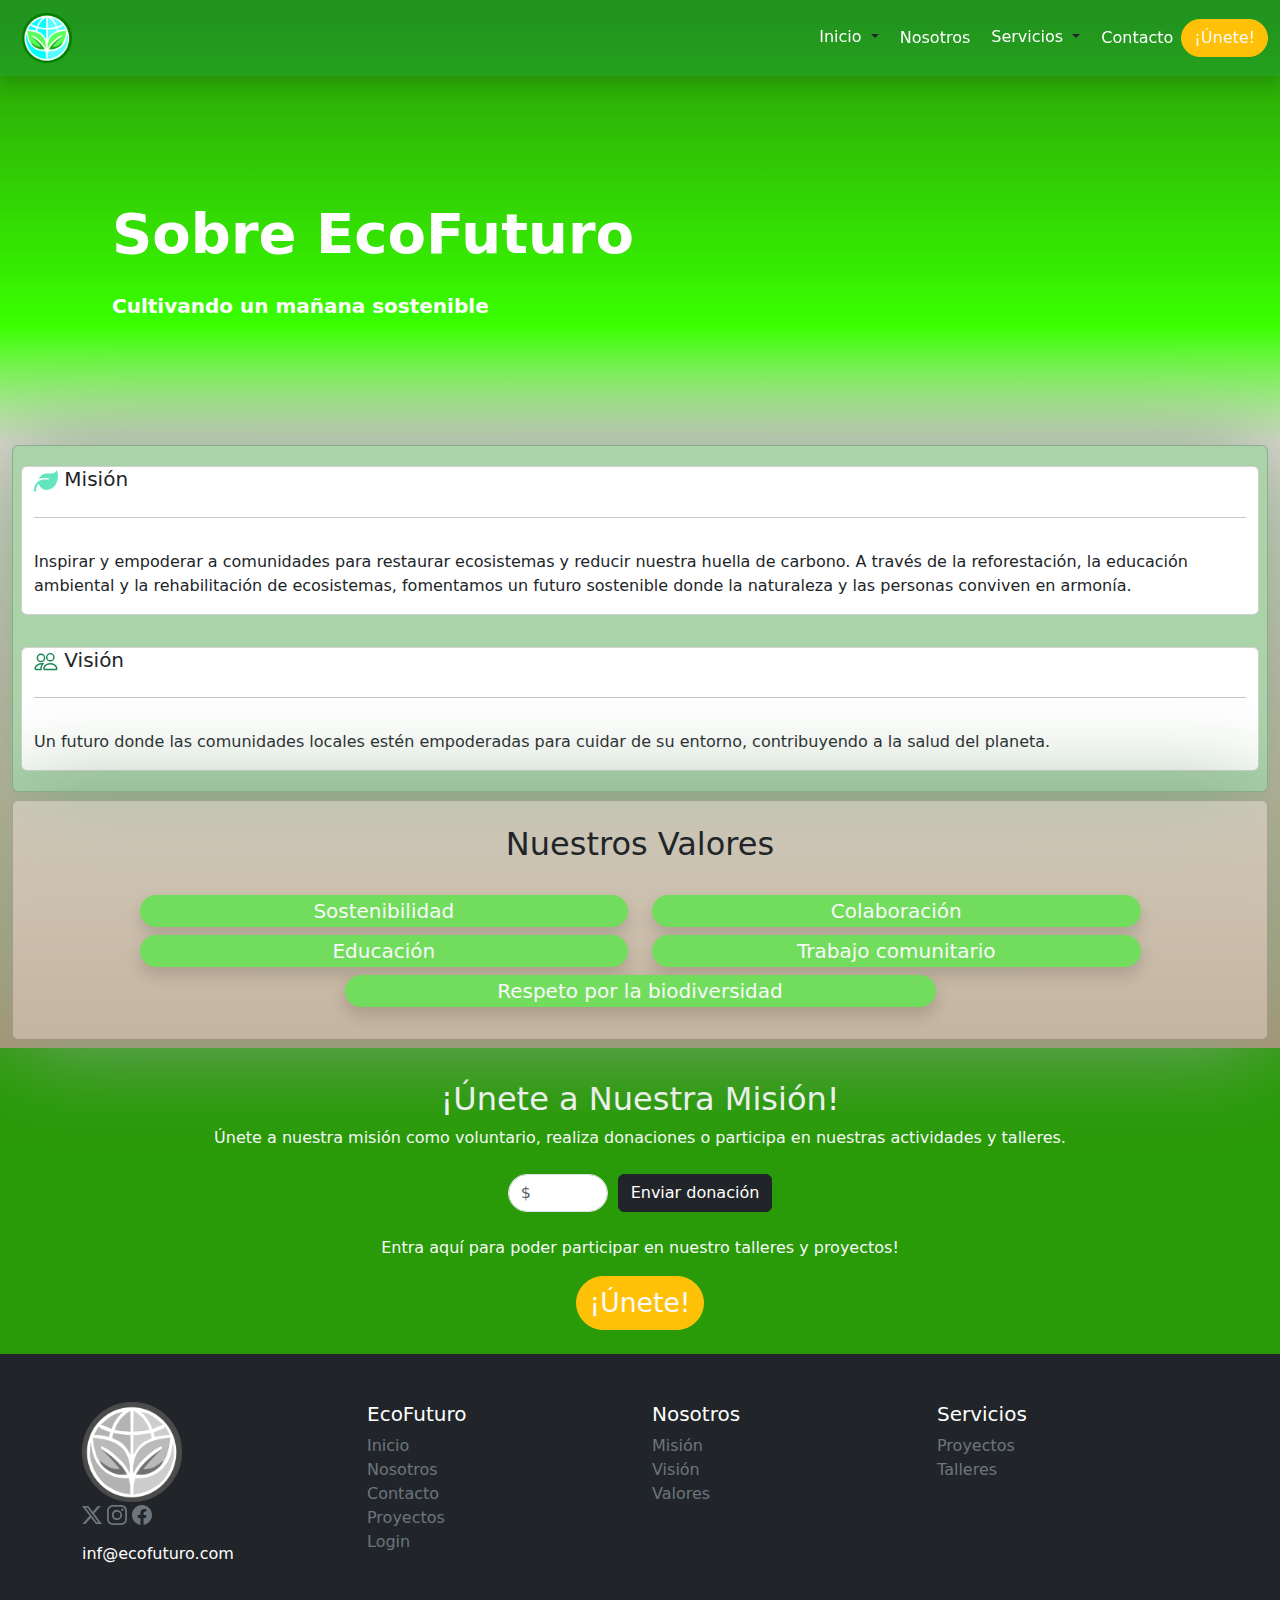
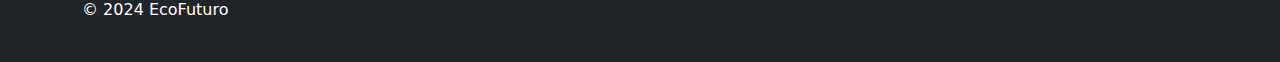
<file: nosotros.html>
<!DOCTYPE html>
<html lang="es">

<head>
    <title>EcoFuturo</title>
    <link rel="stylesheet" href="css/styles.css">
    <link rel="icon" href="img/logo_org.ico" type="image/x-icon">
    <link href="https://cdn.jsdelivr.net/npm/bootstrap@5.3.3/dist/css/bootstrap.min.css" rel="stylesheet">
    <link rel="stylesheet"
        href="https://fonts.googleapis.com/css2?family=Material+Symbols+Outlined:opsz,wght,FILL,GRAD@24,400,0,0&icon_names=nest_eco_leaf" />
    <meta name="viewport" content="width=device-width, initial-scale=1.0">
</head>

<body>
    <!--NavBar-->
    <nav class="navbar navbar-expand-lg navbar-dark shadow fixed-top barra">
        <div class="container-fluid">
            <a class="navbar-brand d-flex align-items-center text-white logo" href="index.html">
                <img style="margin-left: 10px;" src="img/logo_org.ico" alt="Logo EcoFuturo" width="50" height="50"
                    class="d-inline-block me-2">
                <span class="d-lg-none text-white title">EcoFuturo</span>
            </a>

            <button class="navbar-toggler" type="button" data-bs-toggle="collapse" data-bs-target="#mynavbar">
                <span>
                    <svg xmlns="http://www.w3.org/2000/svg" width="40" height="40" fill="currentColor"
                        class="bi bi-list text-light" viewBox="0 0 16 16">
                        <path fill-rule="evenodd"
                            d="M2.5 12a.5.5 0 0 1 .5-.5h10a.5.5 0 0 1 0 1H3a.5.5 0 0 1-.5-.5m0-4a.5.5 0 0 1 .5-.5h10a.5.5 0 0 1 0 1H3a.5.5 0 0 1-.5-.5m0-4a.5.5 0 0 1 .5-.5h10a.5.5 0 0 1 0 1H3a.5.5 0 0 1-.5-.5" />
                    </svg>
                </span>
            </button>

            <div class="collapse navbar-collapse " id="mynavbar">
                <ul class="navbar-nav ms-auto text-left">

                    <li class="nav-item dropdown">

                        <button type="button" class="btn dropdown-toggle" data-bs-toggle="dropdown">
                            <span>Inicio</span>
                        </button>
                        <ul class="dropdown-menu dropdown-style desplegable"
                            style="background-color: rgba(52, 85, 52, 0.432);">
                            <li><a class="dropdown-item text-white" href="index.html#Nosotros-in">Nosotros</a></li>
                            <li><a class="dropdown-item text-white" href="index.html#Datos">Datos</a></li>
                            <li><a class="dropdown-item text-white" href="index.html#Proyectos-in">Proyectos</a></li>
                        </ul>
                    </li>

                    <li class="nav-item"><a class="nav-link" href="nosotros.html">Nosotros</a></li>

                    <li class="nav-item dropdown">
                        <button type="button" class="btn dropdown-toggle" data-bs-toggle="dropdown">
                            <span>Servicios</span>
                        </button>
                        <ul class="dropdown-menu dropdown-style  desplegable"
                            style="background-color: rgba(52, 85, 52, 0.432);">
                            <li><a class="dropdown-item text-white" href="servicios.html#Proyectos">Proyectos</a></li>
                            <li><a class="dropdown-item text-white" href="servicios.html#Talleres">Talleres</a></li>
                        </ul>
                    </li>

                    <li class="nav-item"><a class="nav-link" href="contacto.html">Contacto</a></li>
                </ul>
                <a class="btn btn-warning rounded-pill text-light" type="button" href="sesion.html">¡Únete!</a>
            </div>
    </nav>

    <!--NavBar-->

    <!--Inicio-->

    <div class="principal-cont text-center" id="Inicio-cont">
        <div class="container principal-texto text-start">
            <h1 class="display-4 fw-bold mb-4">Sobre EcoFuturo</h1>
            <p class="lead mb-4" style="font-weight: 600;">Cultivando un mañana sostenible</p>
        </div>
    </div>
    <!--Inicio-->

    <!--Contenido-->
    <div class="container-fluid">
        <section class=" card p-1 mb-2"
            style="background-color: rgb(170, 211, 170); box-shadow: 0px 0px 100px rgb(134, 167, 134);">
            <div class="row" id="mision">
                <div class="col card bg-white m-3 rounded">
                    <p class=" h5">
                        <svg xmlns="http://www.w3.org/2000/svg" height="24" width="24"
                            viewBox="0 0 512 512"><!--!Font Awesome Free 6.6.0 by @fontawesome - https://fontawesome.com License - https://fontawesome.com/license/free Copyright 2024 Fonticons, Inc.-->
                            <path fill="#63E6BE"
                                d="M272 96c-78.6 0-145.1 51.5-167.7 122.5c33.6-17 71.5-26.5 111.7-26.5l88 0c8.8 0 16 7.2 16 16s-7.2 16-16 16l-16 0-72 0s0 0 0 0c-16.6 0-32.7 1.9-48.3 5.4c-25.9 5.9-49.9 16.4-71.4 30.7c0 0 0 0 0 0C38.3 298.8 0 364.9 0 440l0 16c0 13.3 10.7 24 24 24s24-10.7 24-24l0-16c0-48.7 20.7-92.5 53.8-123.2C121.6 392.3 190.3 448 272 448l1 0c132.1-.7 239-130.9 239-291.4c0-42.6-7.5-83.1-21.1-119.6c-2.6-6.9-12.7-6.6-16.2-.1C455.9 72.1 418.7 96 376 96L272 96z" />
                        </svg>
                        Misión
                        <hr>
                    </p>
                    <p class="text-dark">Inspirar y empoderar a comunidades para restaurar ecosistemas y
                        reducir nuestra huella de carbono. A través de la reforestación, la educación ambiental y la
                        rehabilitación de ecosistemas, fomentamos un futuro sostenible donde la naturaleza y las
                        personas conviven en armonía.</p>
                </div>
            </div>
            <div class="row" id="vision">
                <div class="col card bg-white m-3 rounded">
                    <p class=" h5">
                        <svg xmlns="http://www.w3.org/2000/svg" width="24" height="23" fill="currentColor"
                            class="bi bi-people text-success" viewBox="0 0 16 16">
                            <path
                                d="M15 14s1 0 1-1-1-4-5-4-5 3-5 4 1 1 1 1zm-7.978-1L7 12.996c.001-.264.167-1.03.76-1.72C8.312 10.629 9.282 10 11 10c1.717 0 2.687.63 3.24 1.276.593.69.758 1.457.76 1.72l-.008.002-.014.002zM11 7a2 2 0 1 0 0-4 2 2 0 0 0 0 4m3-2a3 3 0 1 1-6 0 3 3 0 0 1 6 0M6.936 9.28a6 6 0 0 0-1.23-.247A7 7 0 0 0 5 9c-4 0-5 3-5 4q0 1 1 1h4.216A2.24 2.24 0 0 1 5 13c0-1.01.377-2.042 1.09-2.904.243-.294.526-.569.846-.816M4.92 10A5.5 5.5 0 0 0 4 13H1c0-.26.164-1.03.76-1.724.545-.636 1.492-1.256 3.16-1.275ZM1.5 5.5a3 3 0 1 1 6 0 3 3 0 0 1-6 0m3-2a2 2 0 1 0 0 4 2 2 0 0 0 0-4" />
                        </svg>
                        Visión
                        <hr>
                    </p>
                    <p class="text-dark">Un futuro donde las comunidades locales estén
                        empoderadas para cuidar de su entorno, contribuyendo a la salud del planeta.</p>
                </div>
            </div>
        </section>

        <section class=" card p-4 mb-2"
            style="background-color: rgba(255, 255, 255, 0.315); box-shadow: 0px 0px 100px rgb(134, 167, 134);"
            id="valores">
            <div class="row text-center">
                <h2 class="pb-4">Nuestros Valores</h2>
            </div>
            <div class="row text-light">
                <div class="col text-center">
                    <div class="row">
                        <div class="col-1"></div>
                        <div class="col">
                            <p class="shadow p-1 rounded-pill h5" style="background-color: rgb(114, 221, 93);">
                                Sostenibilidad
                            </p>
                        </div>
                        <div class="col">
                            <p class="shadow p-1 rounded-pill h5" style="background-color: rgb(114, 221, 93);">
                                Colaboración
                            </p>
                        </div>
                        <div class="col-1"></div>
                    </div>
                    <div class="row">
                        <div class="col-1"></div>
                        <div class="col">
                            <p class="shadow p-1 rounded-pill h5" style="background-color: rgb(114, 221, 93);">Educación
                            </p>
                        </div>
                        <div class="col">
                            <p class="shadow p-1 rounded-pill h5" style="background-color: rgb(114, 221, 93);">Trabajo
                                comunitario</p>
                        </div>
                        <div class="col-1"></div>
                    </div>
                    <div class="row">
                        <div class="col-3"></div>
                        <div class="col">
                            <p class="shadow p-1 rounded-pill h5" style="background-color: rgb(114, 221, 93);">Respeto
                                por la
                                biodiversidad</p>
                        </div>
                        <div class="col-3"></div>
                    </div>
                </div>
            </div>
        </section>
    </div>

    <div class="container-fluid p-4" style="background-color: rgb(41,154,8);">
        <section>
            <div class="row">
                <div class="col text-center pt-2">
                    <h2 class="text-light">¡Únete a Nuestra Misión!</h2>
                </div>
            </div>
            <div class="row mb-2">
                <div class="col text-center">
                    <p class="text-light">Únete a nuestra misión como voluntario, realiza donaciones o participa en
                        nuestras actividades y talleres.</p>
                </div>
            </div>
            <div class="row mb-4">
                <div class="col">
                    <form class="dona">
                        <input type="number" class="form-control rounded-pill" placeholder="&dollar;"
                            style="width: 100px;">
                        <button type="submit" class="btn btn-dark ">Enviar donación</button>
                    </form>
                </div>
            </div>
            <div class="row">
                <div class="col-12 text-center">
                    <p class="text-light">Entra aquí para poder participar en nuestro talleres y proyectos!</p>
                </div>
                <div class="col text-center">
                    <a class="btn btn-warning rounded-pill text-light" href="sesion.html"
                        style="font-size: 20pt;">¡Únete!</a>
                </div>
            </div>

        </section>
    </div>


    <!--Contenido-->






    <footer class="bg-dark text-white pt-5 pb-4" id="Fin">
        <div class="container">
            <div class="row">
                <div class="col-3 mb-3">
                    <img src="img/logo_org - copia.png" alt="" width="100px" height="100px">
                    <p class="text-left">
                        <span>
                            <a href="https://x.com/ecofuturo_mx?s=21">
                                <svg xmlns="http://www.w3.org/2000/svg" width="20" height="20" fill="currentColor"
                                    class="bi bi-twitter-x text-secondary" viewBox="0 0 16 16">
                                    <path
                                        d="M12.6.75h2.454l-5.36 6.142L16 15.25h-4.937l-3.867-5.07-4.425 5.07H.316l5.733-6.57L0 .75h5.063l3.495 4.633L12.601.75Zm-.86 13.028h1.36L4.323 2.145H2.865z" />
                                </svg>
                            </a>

                            <a href="https://www.instagram.com/ecofuturo_mx?igsh=NzU4d2I3b3U0bjUx&utm_source=qr">
                                <svg xmlns="http://www.w3.org/2000/svg" width="20" height="20" fill="currentColor"
                                    class="bi bi-instagram text-secondary" viewBox="0 0 16 16">
                                    <path
                                        d="M8 0C5.829 0 5.556.01 4.703.048 3.85.088 3.269.222 2.76.42a3.9 3.9 0 0 0-1.417.923A3.9 3.9 0 0 0 .42 2.76C.222 3.268.087 3.85.048 4.7.01 5.555 0 5.827 0 8.001c0 2.172.01 2.444.048 3.297.04.852.174 1.433.372 1.942.205.526.478.972.923 1.417.444.445.89.719 1.416.923.51.198 1.09.333 1.942.372C5.555 15.99 5.827 16 8 16s2.444-.01 3.298-.048c.851-.04 1.434-.174 1.943-.372a3.9 3.9 0 0 0 1.416-.923c.445-.445.718-.891.923-1.417.197-.509.332-1.09.372-1.942C15.99 10.445 16 10.173 16 8s-.01-2.445-.048-3.299c-.04-.851-.175-1.433-.372-1.941a3.9 3.9 0 0 0-.923-1.417A3.9 3.9 0 0 0 13.24.42c-.51-.198-1.092-.333-1.943-.372C10.443.01 10.172 0 7.998 0zm-.717 1.442h.718c2.136 0 2.389.007 3.232.046.78.035 1.204.166 1.486.275.373.145.64.319.92.599s.453.546.598.92c.11.281.24.705.275 1.485.039.843.047 1.096.047 3.231s-.008 2.389-.047 3.232c-.035.78-.166 1.203-.275 1.485a2.5 2.5 0 0 1-.599.919c-.28.28-.546.453-.92.598-.28.11-.704.24-1.485.276-.843.038-1.096.047-3.232.047s-2.39-.009-3.233-.047c-.78-.036-1.203-.166-1.485-.276a2.5 2.5 0 0 1-.92-.598 2.5 2.5 0 0 1-.6-.92c-.109-.281-.24-.705-.275-1.485-.038-.843-.046-1.096-.046-3.233s.008-2.388.046-3.231c.036-.78.166-1.204.276-1.486.145-.373.319-.64.599-.92s.546-.453.92-.598c.282-.11.705-.24 1.485-.276.738-.034 1.024-.044 2.515-.045zm4.988 1.328a.96.96 0 1 0 0 1.92.96.96 0 0 0 0-1.92m-4.27 1.122a4.109 4.109 0 1 0 0 8.217 4.109 4.109 0 0 0 0-8.217m0 1.441a2.667 2.667 0 1 1 0 5.334 2.667 2.667 0 0 1 0-5.334" />
                                </svg>
                            </a>

                            <a href="https://www.facebook.com/share/1XG8S7yQtj/?mibextid=LQQJ4d">
                                <svg xmlns="http://www.w3.org/2000/svg" width="20" height="20" fill="currentColor"
                                    class="bi bi-facebook text-secondary" viewBox="0 0 16 16">
                                    <path
                                        d="M16 8.049c0-4.446-3.582-8.05-8-8.05C3.58 0-.002 3.603-.002 8.05c0 4.017 2.926 7.347 6.75 7.951v-5.625h-2.03V8.05H6.75V6.275c0-2.017 1.195-3.131 3.022-3.131.876 0 1.791.157 1.791.157v1.98h-1.009c-.993 0-1.303.621-1.303 1.258v1.51h2.218l-.354 2.326H9.25V16c3.824-.604 6.75-3.934 6.75-7.951" />
                                </svg></a>

                        </span>
                    </p>
                    <p class="fs-6">inf@ecofuturo.com</p>
                </div>
                <div class="col-3 mb-3">
                    <h5>EcoFuturo </h5>
                    <ul class="list-unstyled ">
                        <li><a class="link-underline link-underline-opacity-0 text-secondary"
                                href="index.html">Inicio</a></li>
                        <li><a class="link-underline link-underline-opacity-0 text-secondary"
                                href="nosotros.html">Nosotros</a></li>
                        <li><a class="link-underline link-underline-opacity-0 text-secondary"
                                href="contacto.html">Contacto</a></li>
                        <li><a class="link-underline link-underline-opacity-0 text-secondary"
                                href="servicios.html">Proyectos</a></li>
                        <li><a class="link-underline link-underline-opacity-0 text-secondary"
                                href="sesion.html">Login</a></li>
                    </ul>
                </div>
                <div class="col-3 mb-3">
                    <h5>Nosotros </h5>
                    <ul class="list-unstyled">
                        <li><a class="link-underline link-underline-opacity-0 text-secondary"
                                href="nosotros.html#mision">Misión</a></li>
                        <li><a class="link-underline link-underline-opacity-0 text-secondary"
                                href="nosotros.html#vision">Visión</a></li>
                        <li><a class="link-underline link-underline-opacity-0 text-secondary"
                                href="nosotros.html#valores">Valores</a></li>
                    </ul>
                </div>
                <div class="col-3 mb-3">
                    <h5>Servicios </h5>
                    <ul class="list-unstyled">
                        <li><a class="link-underline link-underline-opacity-0 text-secondary"
                                href="servicios.html#Proyectos">Proyectos</a></li>
                        <li><a class="link-underline link-underline-opacity-0 text-secondary"
                                href="servicios.html#Talleres">Talleres</a></li>
                    </ul>
                </div>
            </div>
            <div class="row">
                <div class="col">
                    <p>&copy 2024 EcoFuturo</p>
                </div>
            </div>
        </div>
    </footer>


    <script src="https://cdn.jsdelivr.net/npm/bootstrap@5.3.3/dist/js/bootstrap.bundle.min.js"></script>
</body>

</html>
</file>
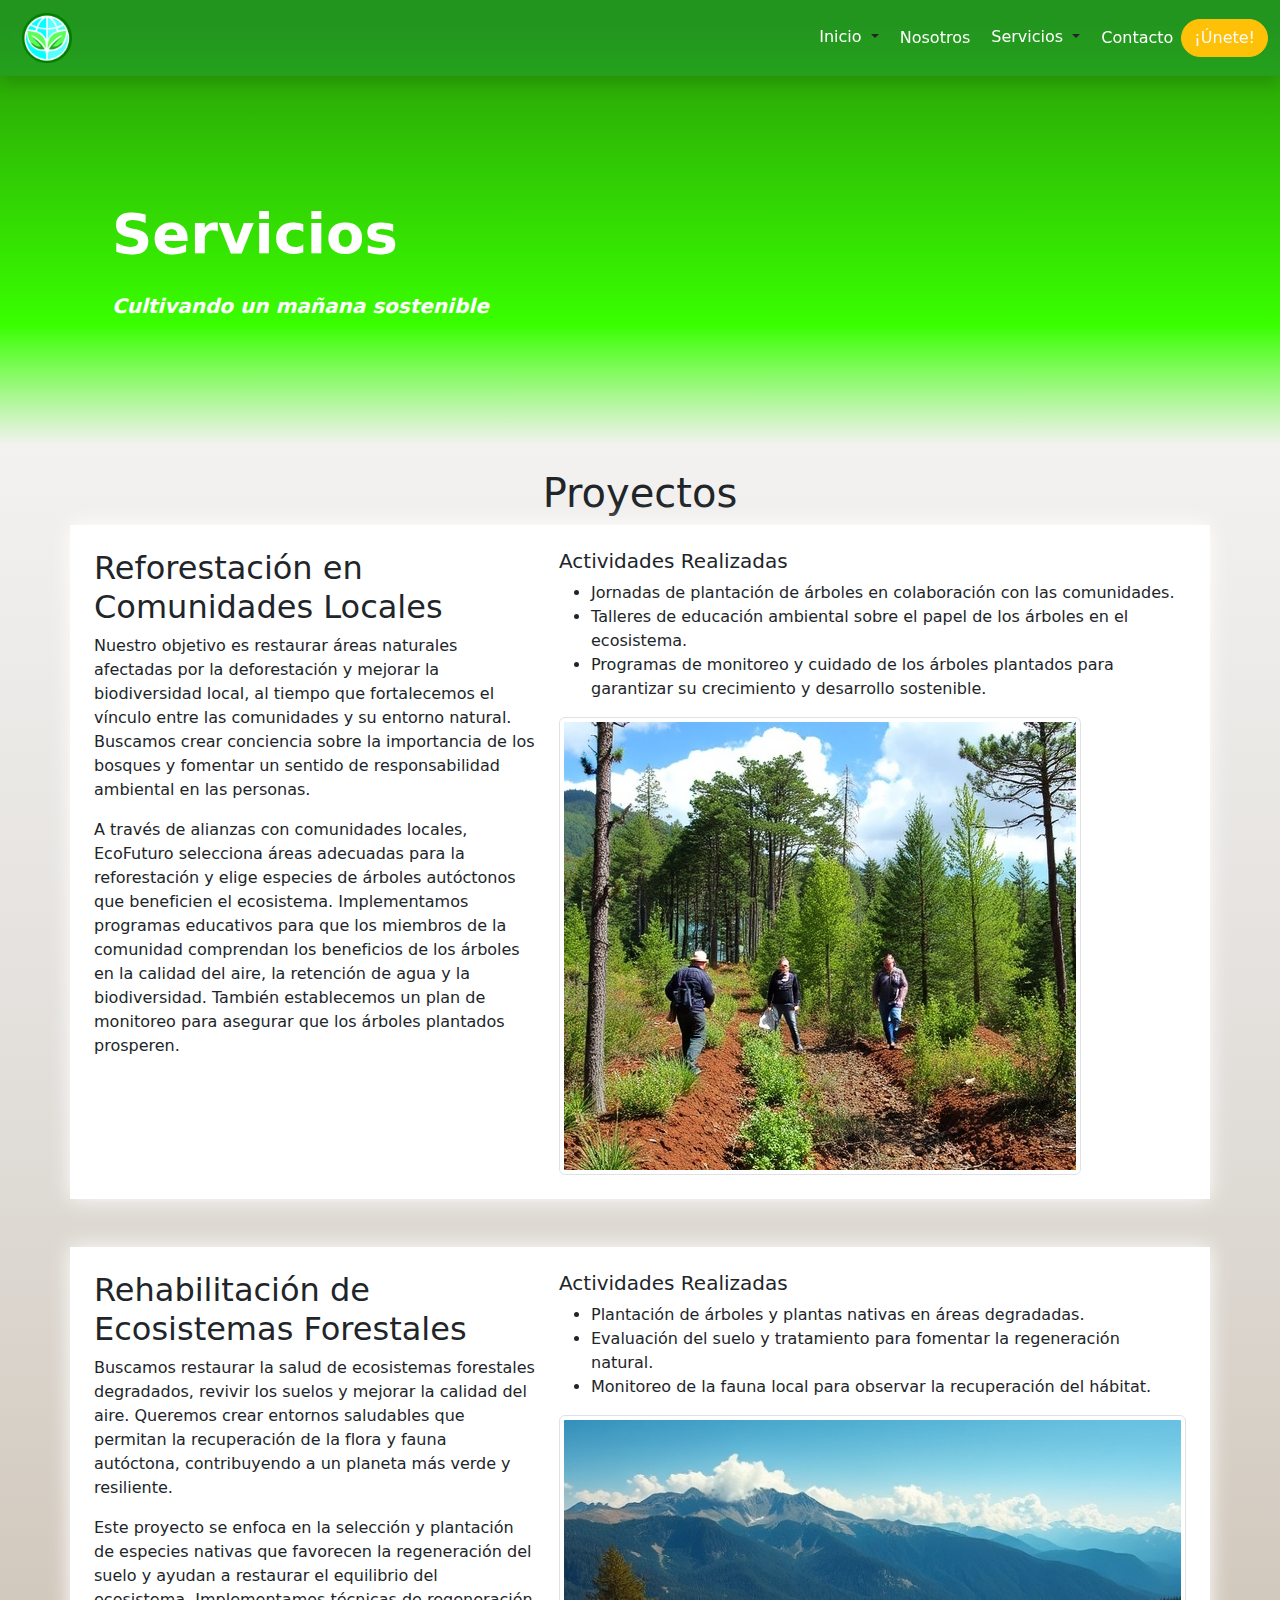
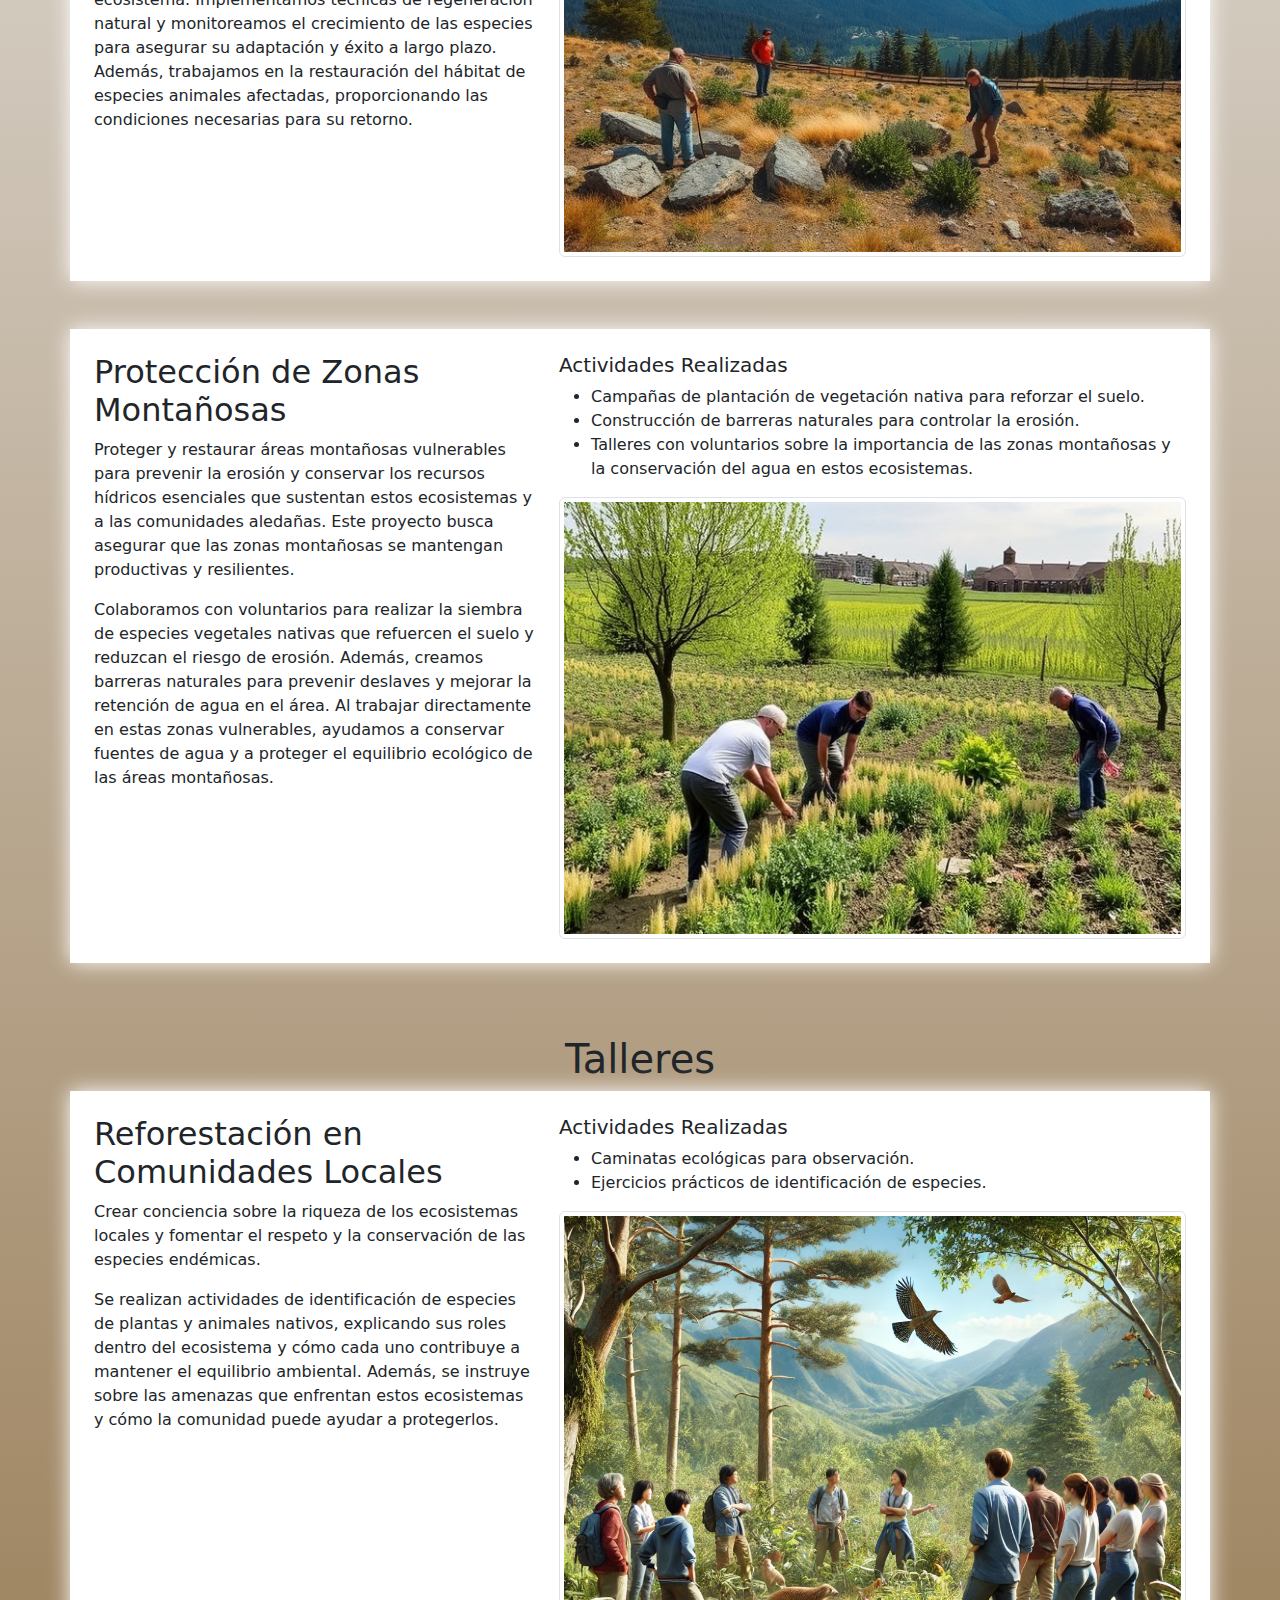
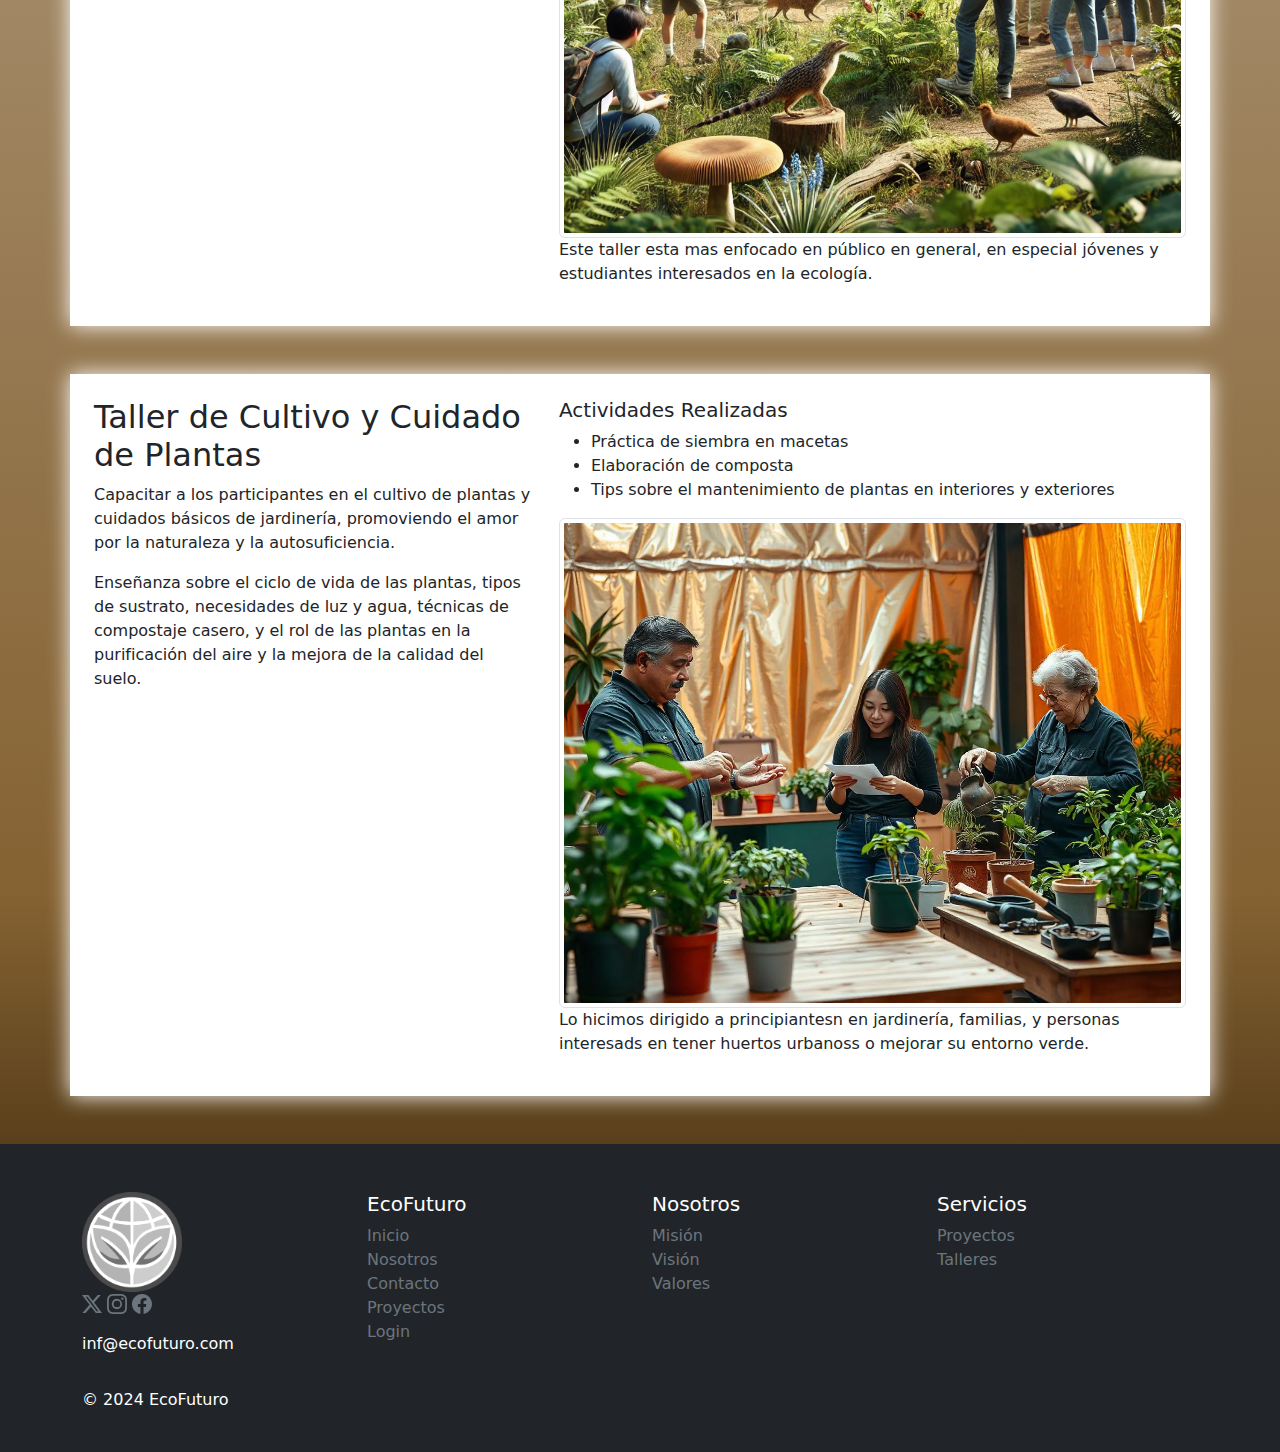
<file: servicios.html>
<!DOCTYPE html>
<html lang="es">

<head>
    <title>EcoFuturo</title>
    <link rel="stylesheet" href="css/styles.css">
    <link rel="icon" href="img/logo_org.ico" type="image/x-icon">
    <link href="https://cdn.jsdelivr.net/npm/bootstrap@5.3.3/dist/css/bootstrap.min.css" rel="stylesheet">
    <link rel="stylesheet"
        href="https://fonts.googleapis.com/css2?family=Material+Symbols+Outlined:opsz,wght,FILL,GRAD@24,400,0,0&icon_names=nest_eco_leaf" />
    <meta name="viewport" content="width=device-width, initial-scale=1.0">
</head>

<body>
    <!--NavBar-->
    <nav class="navbar navbar-expand-lg navbar-dark shadow fixed-top barra">
        <div class="container-fluid">
            <a class="navbar-brand d-flex align-items-center text-white logo" href="index.html">
                <img style="margin-left: 10px;" src="img/logo_org.ico" alt="Logo EcoFuturo" width="50" height="50"
                    class="d-inline-block me-2">
                <span class="d-lg-none text-white title">EcoFuturo</span>
            </a>

            <button class="navbar-toggler" type="button" data-bs-toggle="collapse" data-bs-target="#mynavbar">
                <span>
                    <svg xmlns="http://www.w3.org/2000/svg" width="40" height="40" fill="currentColor"
                        class="bi bi-list text-light" viewBox="0 0 16 16">
                        <path fill-rule="evenodd"
                            d="M2.5 12a.5.5 0 0 1 .5-.5h10a.5.5 0 0 1 0 1H3a.5.5 0 0 1-.5-.5m0-4a.5.5 0 0 1 .5-.5h10a.5.5 0 0 1 0 1H3a.5.5 0 0 1-.5-.5m0-4a.5.5 0 0 1 .5-.5h10a.5.5 0 0 1 0 1H3a.5.5 0 0 1-.5-.5" />
                    </svg>
                </span>
            </button>

            <div class="collapse navbar-collapse " id="mynavbar">
                <ul class="navbar-nav ms-auto text-left">

                    <li class="nav-item dropdown">

                        <button type="button" class="btn dropdown-toggle" data-bs-toggle="dropdown">
                            <span>Inicio</span>
                        </button>
                        <ul class="dropdown-menu dropdown-style desplegable"
                            style="background-color: rgba(52, 85, 52, 0.432);">
                            <li><a class="dropdown-item text-white" href="index.html#Nosotros-in">Nosotros</a></li>
                            <li><a class="dropdown-item text-white" href="index.html#Datos">Datos</a></li>
                            <li><a class="dropdown-item text-white" href="index.html#Proyectos-in">Proyectos</a></li>
                        </ul>
                    </li>

                    <li class="nav-item"><a class="nav-link" href="nosotros.html">Nosotros</a></li>

                    <li class="nav-item dropdown">
                        <button type="button" class="btn dropdown-toggle" data-bs-toggle="dropdown">
                            <span>Servicios</span>
                        </button>
                        <ul class="dropdown-menu dropdown-style  desplegable"
                            style="background-color: rgba(52, 85, 52, 0.432);">
                            <li><a class="dropdown-item text-white" href="servicios.html#Proyectos">Proyectos</a></li>
                            <li><a class="dropdown-item text-white" href="servicios.html#Talleres">Talleres</a></li>
                        </ul>
                    </li>

                    <li class="nav-item"><a class="nav-link" href="contacto.html">Contacto</a></li>
                </ul>
                <a class="btn btn-warning rounded-pill text-light" type="button" href="sesion.html">¡Únete!</a>
            </div>
    </nav>

    <!--NavBar-->

    <!--Inicio-->

    <div class="principal-cont text-center" id="Inicio-cont">
        <div class="container principal-texto text-start">
            <h1 class="display-4 fw-bold mb-4">Servicios</h1>
            <p class="lead mb-4" style="font-weight: 600;"> <i>Cultivando un mañana sostenible</i></p>
        </div>
    </div>
    <!--Inicio-->

    <!--Contenido-->

    <!--proyectos-->
    <div class="container-fluid">
        <section id="Proyectos">
            <h2 class="h1 text-center mt-4">Proyectos</h2>
            <div class="row">
                <div class="col">
                    <div class="container fondo-servicios p-4 mb-5">
                        <div class="row">
                            <div class="col-12 col-lg-5">
                                <h2>Reforestación en Comunidades Locales</h2>
                                <img src="img/imagen2.jpeg" class="img-fluid img-thumbnail d-md-none">
                                <p>Nuestro objetivo es restaurar áreas naturales afectadas por la deforestación y
                                    mejorar la biodiversidad local, al tiempo que fortalecemos el vínculo entre las
                                    comunidades y su entorno natural. Buscamos crear conciencia sobre la importancia de
                                    los bosques y fomentar un sentido de responsabilidad ambiental en las personas.</p>
                                <p>A través de alianzas con comunidades locales, EcoFuturo selecciona áreas adecuadas
                                    para la reforestación y elige especies de árboles autóctonos que beneficien el
                                    ecosistema. Implementamos programas educativos para que los miembros de la comunidad
                                    comprendan los beneficios de los árboles en la calidad del aire, la retención de
                                    agua y la biodiversidad. También establecemos un plan de monitoreo para asegurar que
                                    los árboles plantados prosperen.</p>
                            </div>
                            <div class="col-12 col-lg-7">
                                <h5>Actividades Realizadas</h5>
                                <ul>
                                    <li>Jornadas de plantación de árboles en colaboración con las comunidades.</li>
                                    <li>Talleres de educación ambiental sobre el papel de los árboles en el ecosistema.
                                    </li>
                                    <li>Programas de monitoreo y cuidado de los árboles plantados para garantizar su
                                        crecimiento y desarrollo sostenible.</li>
                                </ul>
                                <img src="img/imagen2.jpeg" class="img-fluid img-thumbnail d-none d-md-block">
                            </div>
                        </div>
                    </div>


                    <div class="container fondo-servicios p-4 mb-5">
                        <div class="row">
                            <div class="col-12 col-lg-5">
                                <h2>Rehabilitación de Ecosistemas Forestales</h2>
                                <img src="img/imagen3.jpeg" class="img-fluid img-thumbnail d-md-none">
                                <p>Buscamos restaurar la salud de ecosistemas forestales degradados, revivir los suelos
                                    y mejorar la calidad del aire. Queremos crear entornos saludables que permitan la
                                    recuperación de la flora y fauna autóctona, contribuyendo a un planeta más verde y
                                    resiliente.</p>
                                <p>Este proyecto se enfoca en la selección y plantación de especies nativas que
                                    favorecen la regeneración del suelo y ayudan a restaurar el equilibrio del
                                    ecosistema. Implementamos técnicas de regeneración natural y monitoreamos el
                                    crecimiento de las especies para asegurar su adaptación y éxito a largo plazo.
                                    Además, trabajamos en la restauración del hábitat de especies animales afectadas,
                                    proporcionando las condiciones necesarias para su retorno.</p>
                            </div>
                            <div class="col-12 col-lg-7">
                                <h5>Actividades Realizadas</h5>
                                <ul>
                                    <li>Plantación de árboles y plantas nativas en áreas degradadas.</li>
                                    <li>Evaluación del suelo y tratamiento para fomentar la regeneración natural.</li>
                                    <li>Monitoreo de la fauna local para observar la recuperación del hábitat.</li>
                                </ul>
                                <img src="img/imagen3.jpeg" class="img-fluid img-thumbnail d-none d-md-block">

                            </div>
                        </div>
                    </div>


                    <div class="container fondo-servicios p-4 mb-5">
                        <div class="row">
                            <div class="col-12 col-lg-5">
                                <h2>Protección de Zonas Montañosas</h2>
                                <img src="img/imagen1.jpeg" class="img-fluid img-thumbnail d-md-none">
                                <p>Proteger y restaurar áreas montañosas vulnerables para prevenir la erosión y
                                    conservar los recursos hídricos esenciales que sustentan estos ecosistemas y a las
                                    comunidades aledañas. Este proyecto busca asegurar que las zonas montañosas se
                                    mantengan productivas y resilientes.</p>

                                <p>Colaboramos con voluntarios para realizar la siembra de especies vegetales nativas
                                    que refuercen el suelo y reduzcan el riesgo de erosión. Además, creamos barreras
                                    naturales para prevenir deslaves y mejorar la retención de agua en el área. Al
                                    trabajar directamente en estas zonas vulnerables, ayudamos a conservar fuentes de
                                    agua y a proteger el equilibrio ecológico de las áreas montañosas.</p>
                            </div>
                            <div class="col-12 col-lg-7">
                                <h5>Actividades Realizadas</h5>
                                <ul>
                                    <li>Campañas de plantación de vegetación nativa para reforzar el suelo.</li>
                                    <li>Construcción de barreras naturales para controlar la erosión.</li>
                                    <li>Talleres con voluntarios sobre la importancia de las zonas montañosas y la
                                        conservación del agua en estos ecosistemas.</li>
                                </ul>
                                <img src="img/imagen1.jpeg" class="img-fluid img-thumbnail d-none d-md-block">

                            </div>
                        </div>
                    </div>
                </div>
            </div>
        </section>
        <!--proyectos-->


        <!--talleres-->
        <section id="Talleres">
            <h2 class="h1 text-center mt-4">Talleres</h2>
            <div class="row">
                <div class="col">
                    <div class="container fondo-servicios p-4 mb-5">
                        <div class="row">
                            <div class="col-12 col-lg-5">
                                <h2>Reforestación en Comunidades Locales</h2>
                                <p class="d-md-none">Este taller esta mas enfocado en público en general, en especial
                                    jóvenes y
                                    estudiantes interesados en la ecología.</p>
                                <img src="img/taller1.webp" class="img-fluid img-thumbnail d-md-none">
                                <p>Crear conciencia sobre la riqueza de los ecosistemas locales y fomentar el respeto y
                                    la conservación de las especies endémicas.</p>
                                <p>Se realizan actividades de identificación de especies de plantas y animales nativos,
                                    explicando sus roles dentro del ecosistema y cómo cada uno contribuye a mantener el
                                    equilibrio ambiental. Además, se instruye sobre las amenazas que enfrentan estos
                                    ecosistemas y cómo la comunidad puede ayudar a protegerlos.</p>
                            </div>
                            <div class="col-12 col-lg-7">
                                <h5>Actividades Realizadas</h5>
                                <ul>
                                    <li>Caminatas ecológicas para observación.</li>
                                    <li>Ejercicios prácticos de identificación de especies.</li>

                                </ul>
                                <img src="img/taller1.webp" class="img-fluid img-thumbnail d-none d-md-block">
                                <p class="d-none d-md-block">Este taller esta mas enfocado en público en general, en
                                    especial jóvenes y
                                    estudiantes interesados en la ecología.</p>
                            </div>
                        </div>
                    </div>


                    <div class="container fondo-servicios p-4 mb-5">
                        <div class="row">
                            <div class="col-12 col-lg-5">
                                <h2>Taller de Cultivo y Cuidado de Plantas </h2>
                                <p class=" d-md-none">Lo hicimos dirigido a principiantesn en jardinería, familias, y
                                    personas interesads
                                    en tener huertos urbanoss o mejorar su entorno verde.</p>
                                <img src="img/taller2.jpeg" class="img-fluid img-thumbnail d-md-none">
                                <p>Capacitar a los participantes en el cultivo de plantas y cuidados básicos de
                                    jardinería, promoviendo el amor por la naturaleza y la autosuficiencia.</p>
                                <p>Enseñanza sobre el ciclo de vida de las plantas, tipos de sustrato, necesidades de
                                    luz y agua, técnicas de compostaje casero, y el rol de las plantas en la
                                    purificación del aire y la mejora de la calidad del suelo.</p>
                            </div>
                            <div class="col-12 col-lg-7">
                                <h5>Actividades Realizadas</h5>
                                <ul>
                                    <li>Práctica de siembra en macetas</li>
                                    <li>Elaboración de composta</li>
                                    <li>Tips sobre el mantenimiento de plantas en interiores y exteriores</li>
                                </ul>
                                <img src="img/taller2.jpeg" class="img-fluid img-thumbnail d-none d-md-block">
                                <p class="d-none  d-md-block">Lo hicimos dirigido a principiantesn en jardinería,
                                    familias, y personas interesads
                                    en tener huertos urbanoss o mejorar su entorno verde.</p>
                            </div>
                        </div>
                    </div>

                </div>
            </div>
        </section>
    </div>
    <!--talleres-->


    <!--Contenido-->


    <footer class="bg-dark text-white pt-5 pb-4" id="Fin">
        <div class="container">
            <div class="row">
                <div class="col-3 mb-3">
                    <img src="img/logo_org - copia.png" alt="" width="100px" height="100px">
                    <p class="text-left">
                        <span>
                            <a href="https://x.com/ecofuturo_mx?s=21">
                                <svg xmlns="http://www.w3.org/2000/svg" width="20" height="20" fill="currentColor"
                                    class="bi bi-twitter-x text-secondary" viewBox="0 0 16 16">
                                    <path
                                        d="M12.6.75h2.454l-5.36 6.142L16 15.25h-4.937l-3.867-5.07-4.425 5.07H.316l5.733-6.57L0 .75h5.063l3.495 4.633L12.601.75Zm-.86 13.028h1.36L4.323 2.145H2.865z" />
                                </svg>
                            </a>

                            <a href="https://www.instagram.com/ecofuturo_mx?igsh=NzU4d2I3b3U0bjUx&utm_source=qr">
                                <svg xmlns="http://www.w3.org/2000/svg" width="20" height="20" fill="currentColor"
                                    class="bi bi-instagram text-secondary" viewBox="0 0 16 16">
                                    <path
                                        d="M8 0C5.829 0 5.556.01 4.703.048 3.85.088 3.269.222 2.76.42a3.9 3.9 0 0 0-1.417.923A3.9 3.9 0 0 0 .42 2.76C.222 3.268.087 3.85.048 4.7.01 5.555 0 5.827 0 8.001c0 2.172.01 2.444.048 3.297.04.852.174 1.433.372 1.942.205.526.478.972.923 1.417.444.445.89.719 1.416.923.51.198 1.09.333 1.942.372C5.555 15.99 5.827 16 8 16s2.444-.01 3.298-.048c.851-.04 1.434-.174 1.943-.372a3.9 3.9 0 0 0 1.416-.923c.445-.445.718-.891.923-1.417.197-.509.332-1.09.372-1.942C15.99 10.445 16 10.173 16 8s-.01-2.445-.048-3.299c-.04-.851-.175-1.433-.372-1.941a3.9 3.9 0 0 0-.923-1.417A3.9 3.9 0 0 0 13.24.42c-.51-.198-1.092-.333-1.943-.372C10.443.01 10.172 0 7.998 0zm-.717 1.442h.718c2.136 0 2.389.007 3.232.046.78.035 1.204.166 1.486.275.373.145.64.319.92.599s.453.546.598.92c.11.281.24.705.275 1.485.039.843.047 1.096.047 3.231s-.008 2.389-.047 3.232c-.035.78-.166 1.203-.275 1.485a2.5 2.5 0 0 1-.599.919c-.28.28-.546.453-.92.598-.28.11-.704.24-1.485.276-.843.038-1.096.047-3.232.047s-2.39-.009-3.233-.047c-.78-.036-1.203-.166-1.485-.276a2.5 2.5 0 0 1-.92-.598 2.5 2.5 0 0 1-.6-.92c-.109-.281-.24-.705-.275-1.485-.038-.843-.046-1.096-.046-3.233s.008-2.388.046-3.231c.036-.78.166-1.204.276-1.486.145-.373.319-.64.599-.92s.546-.453.92-.598c.282-.11.705-.24 1.485-.276.738-.034 1.024-.044 2.515-.045zm4.988 1.328a.96.96 0 1 0 0 1.92.96.96 0 0 0 0-1.92m-4.27 1.122a4.109 4.109 0 1 0 0 8.217 4.109 4.109 0 0 0 0-8.217m0 1.441a2.667 2.667 0 1 1 0 5.334 2.667 2.667 0 0 1 0-5.334" />
                                </svg>
                            </a>

                            <a href="https://www.facebook.com/share/1XG8S7yQtj/?mibextid=LQQJ4d">
                                <svg xmlns="http://www.w3.org/2000/svg" width="20" height="20" fill="currentColor"
                                    class="bi bi-facebook text-secondary" viewBox="0 0 16 16">
                                    <path
                                        d="M16 8.049c0-4.446-3.582-8.05-8-8.05C3.58 0-.002 3.603-.002 8.05c0 4.017 2.926 7.347 6.75 7.951v-5.625h-2.03V8.05H6.75V6.275c0-2.017 1.195-3.131 3.022-3.131.876 0 1.791.157 1.791.157v1.98h-1.009c-.993 0-1.303.621-1.303 1.258v1.51h2.218l-.354 2.326H9.25V16c3.824-.604 6.75-3.934 6.75-7.951" />
                                </svg></a>

                        </span>
                    </p>
                    <p class="fs-6">inf@ecofuturo.com</p>
                </div>
                <div class="col-3 mb-3">
                    <h5>EcoFuturo </h5>
                    <ul class="list-unstyled ">
                        <li><a class="link-underline link-underline-opacity-0 text-secondary"
                                href="index.html">Inicio</a></li>
                        <li><a class="link-underline link-underline-opacity-0 text-secondary"
                                href="nosotros.html">Nosotros</a></li>
                        <li><a class="link-underline link-underline-opacity-0 text-secondary"
                                href="contacto.html">Contacto</a></li>
                        <li><a class="link-underline link-underline-opacity-0 text-secondary"
                                href="servicios.html">Proyectos</a></li>
                        <li><a class="link-underline link-underline-opacity-0 text-secondary"
                                href="sesion.html">Login</a></li>
                    </ul>
                </div>
                <div class="col-3 mb-3">
                    <h5>Nosotros </h5>
                    <ul class="list-unstyled">
                        <li><a class="link-underline link-underline-opacity-0 text-secondary"
                                href="nosotros.html#mision">Misión</a></li>
                        <li><a class="link-underline link-underline-opacity-0 text-secondary"
                                href="nosotros.html#vision">Visión</a></li>
                        <li><a class="link-underline link-underline-opacity-0 text-secondary"
                                href="nosotros.html#valores">Valores</a></li>
                    </ul>
                </div>
                <div class="col-3 mb-3">
                    <h5>Servicios </h5>
                    <ul class="list-unstyled">
                        <li><a class="link-underline link-underline-opacity-0 text-secondary"
                                href="servicios.html#Proyectos">Proyectos</a></li>
                        <li><a class="link-underline link-underline-opacity-0 text-secondary"
                                href="servicios.html#Talleres">Talleres</a></li>
                    </ul>
                </div>
            </div>
            <div class="row">
                <div class="col">
                    <p>&copy 2024 EcoFuturo</p>
                </div>
            </div>
        </div>
    </footer>


    <script src="https://cdn.jsdelivr.net/npm/bootstrap@5.3.3/dist/js/bootstrap.bundle.min.js"></script>
</body>

</html>
</file>
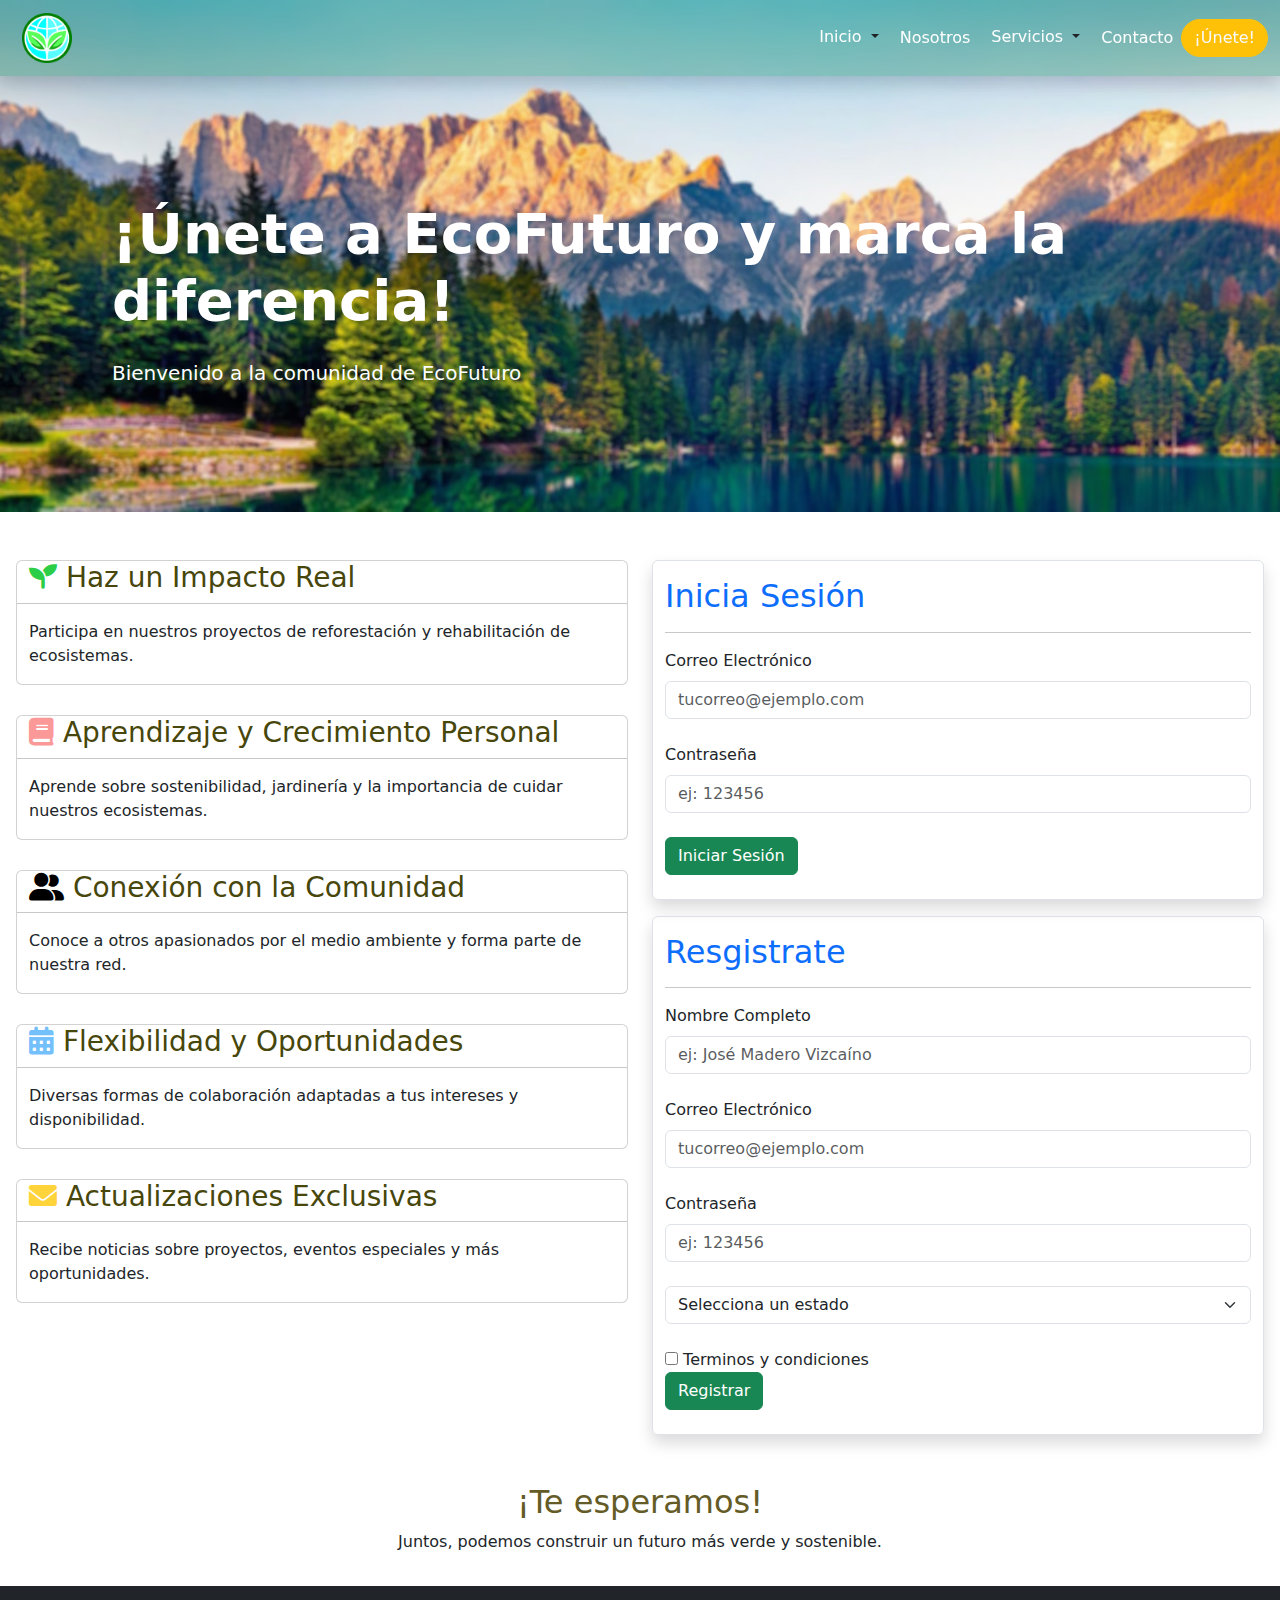
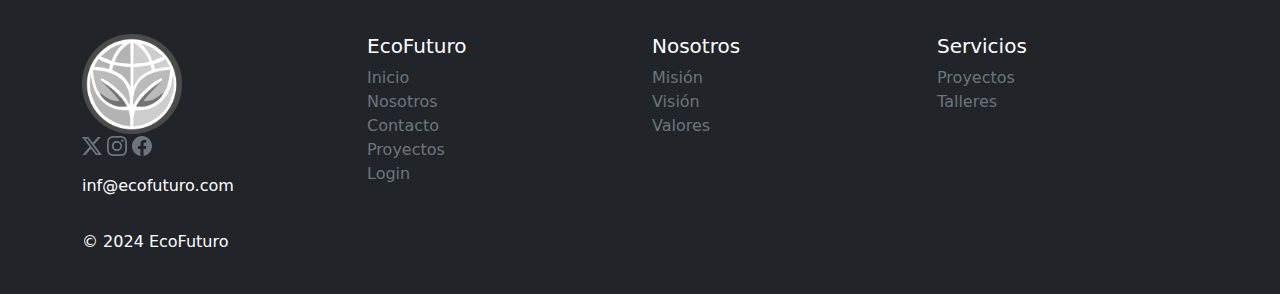
<file: sesion.html>
<!DOCTYPE html>
<html lang="es">

<head>
    <title>EcoFuturo</title>
    <link rel="stylesheet" href="css/styles.css">
    <link rel="icon" href="img/logo_org.ico" type="image/x-icon">
    <link href="https://cdn.jsdelivr.net/npm/bootstrap@5.3.3/dist/css/bootstrap.min.css" rel="stylesheet">
    <link rel="stylesheet" href="https://cdnjs.cloudflare.com/ajax/libs/font-awesome/6.0.0-beta3/css/all.min.css">
    <meta name="viewport" content="width=device-width, initial-scale=1.0">
</head>

<body>
    <!--NavBar-->
    <nav class="navbar navbar-expand-lg navbar-dark shadow fixed-top barra">
        <div class="container-fluid">
            <a class="navbar-brand d-flex align-items-center text-white logo" href="index.html">
                <img style="margin-left: 10px;" src="img/logo_org.ico" alt="Logo EcoFuturo" width="50" height="50"
                    class="d-inline-block me-2">
                <span class="d-lg-none text-white title">EcoFuturo</span>
            </a>

            <button class="navbar-toggler" type="button" data-bs-toggle="collapse" data-bs-target="#mynavbar">
                <span>
                    <svg xmlns="http://www.w3.org/2000/svg" width="40" height="40" fill="currentColor"
                        class="bi bi-list text-light" viewBox="0 0 16 16">
                        <path fill-rule="evenodd"
                            d="M2.5 12a.5.5 0 0 1 .5-.5h10a.5.5 0 0 1 0 1H3a.5.5 0 0 1-.5-.5m0-4a.5.5 0 0 1 .5-.5h10a.5.5 0 0 1 0 1H3a.5.5 0 0 1-.5-.5m0-4a.5.5 0 0 1 .5-.5h10a.5.5 0 0 1 0 1H3a.5.5 0 0 1-.5-.5" />
                    </svg>
                </span>
            </button>

            <div class="collapse navbar-collapse " id="mynavbar">
                <ul class="navbar-nav ms-auto text-left">

                    <li class="nav-item dropdown">

                        <button type="button" class="btn dropdown-toggle" data-bs-toggle="dropdown">
                            <span>Inicio</span>
                        </button>
                        <ul class="dropdown-menu dropdown-style desplegable"
                            style="background-color: rgba(52, 85, 52, 0.432);">
                            <li><a class="dropdown-item text-white" href="index.html#Nosotros-in">Nosotros</a></li>
                            <li><a class="dropdown-item text-white" href="index.html#Datos">Datos</a></li>
                            <li><a class="dropdown-item text-white" href="index.html#Proyectos-in">Proyectos</a></li>
                        </ul>
                    </li>

                    <li class="nav-item"><a class="nav-link" href="nosotros.html">Nosotros</a></li>

                    <li class="nav-item dropdown">
                        <button type="button" class="btn dropdown-toggle" data-bs-toggle="dropdown">
                            <span>Servicios</span>
                        </button>
                        <ul class="dropdown-menu dropdown-style  desplegable"
                            style="background-color: rgba(52, 85, 52, 0.432);">
                            <li><a class="dropdown-item text-white" href="servicios.html#Proyectos">Proyectos</a></li>
                            <li><a class="dropdown-item text-white" href="servicios.html#Talleres">Talleres</a></li>
                        </ul>
                    </li>

                    <li class="nav-item"><a class="nav-link" href="contacto.html">Contacto</a></li>
                </ul>
                <a class="btn btn-warning rounded-pill text-light" type="button">¡Únete!</a>
            </div>
    </nav>

    <!--NavBar-->

    <!--Inicio-->

    <div class="fonds" id="Inicio-ses">
        <div class="container principal-texto">
            <h1 class="display-4 fw-bold mb-4">¡Únete a EcoFuturo y marca la diferencia!</h1>
            <p class="lead mb-4">Bienvenido a la comunidad de EcoFuturo</p>
        </div>
    </div>
    <!--Inicio-->

    <!--Contenido-->

    <div class="container-fluid pt-5 p-3 bg-white">
        <div class="row">
            <div class="col-12  col-lg-6">
                <div class="container d-flex" style="flex-direction: column; gap: 30px;">
                    <div class="row card">
                        <h2 class="h3" style="color: rgb(71, 70, 11);">
                            <i class="fa-solid fa-seedling" style="color: #2cce47;"></i>
                            Haz un Impacto Real
                        </h2>
                        <hr>
                        <p>Participa en nuestros proyectos de reforestación y rehabilitación de ecosistemas.</p>
                    </div>
                    <div class="row card">
                        <h2 class="h3" style="color: rgb(71, 70, 11);">
                            <i class="fa-solid fa-book" style="color: #fb9898;"></i>
                            Aprendizaje y Crecimiento Personal
                        </h2>
                        <hr>
                        <p>Aprende sobre sostenibilidad, jardinería y la importancia de cuidar nuestros ecosistemas.</p>
                    </div>
                    <div class="row card">
                        <h2 class="h3" style="color: rgb(71, 70, 11);;">
                            <i class="fa-solid fa-user-group" style="color: black;"></i>
                            Conexión con la Comunidad
                        </h2>
                        <hr>
                        <p>Conoce a otros apasionados por el medio ambiente y forma parte de nuestra red.</p>
                    </div>
                    <div class="row card">
                        <h2 class="h3" style="color: rgb(71, 70, 11);">
                            <i class="fa-solid fa-calendar-days" style="color: #74C0FC;"></i>
                            Flexibilidad y Oportunidades
                        </h2>
                        <hr>
                        <p>Diversas formas de colaboración adaptadas a tus intereses y disponibilidad.</p>
                    </div>
                    <div class="row card">
                        <h2 class="h3" style="color: rgb(71, 70, 11);">
                            <i class="fa-solid fa-envelope" style="color: #FFD43B;"></i>
                            Actualizaciones Exclusivas
                        </h2>
                        <hr>
                        <p>Recibe noticias sobre proyectos, eventos especiales y más oportunidades.</p>
                    </div>
                </div>
            </div>


            <div class="col-12  col-lg-6">
                <div class="container bg-white">
                    <div class="row mb-3">
                        <form action="" class="form-container rounded border shadow">
                            <h2 class="text-primary mt-3">Inicia Sesión</h2>
                            <hr>
                            <div class="mb-4">
                                <label for="email" class="form-label">Correo Electrónico</label>
                                <input type="email" class="form-control" id="email" placeholder="tucorreo@ejemplo.com"
                                    required>
                            </div>
                            <div class="mb-4">
                                <label for="contra" class="form-label">Contraseña</label>
                                <input type="password" class="form-control" id="contra" placeholder="ej: 123456"
                                    required>
                            </div>
                            <div class="text-left mb-4">
                                <button type="submit" class="btn btn-success">
                                    Iniciar Sesión
                                </button>
                            </div>
                        </form>
                    </div>

                    <div class="row">
                        <form action="" class="form-container rounded border shadow">
                            <h2 class="text-primary mt-3">Resgistrate</h2>
                            <hr>
                            <div class="mb-4">
                                <label for="email" class="form-label">Nombre Completo</label>
                                <input type="text" class="form-control" id="email"
                                    placeholder="ej: José Madero Vizcaíno" required>
                            </div>
                            <div class="mb-4">
                                <label for="email" class="form-label">Correo Electrónico</label>
                                <input type="email" class="form-control" id="email" placeholder="tucorreo@ejemplo.com"
                                    required>
                            </div>
                            <div class="mb-4">
                                <label for="contra" class="form-label">Contraseña</label>
                                <input type="password" class="form-control" id="contra" placeholder="ej: 123456"
                                    required>
                            </div>
                            <div class="mb-4">
                                <select class="form-select" aria-label="Seleccionar estado de México" required>
                                    <option selected>Selecciona un estado</option>
                                    <option value="AGS">Aguascalientes</option>
                                    <option value="BC">Baja California</option>
                                    <option value="BCS">Baja California Sur</option>
                                    <option value="CAMP">Campeche</option>
                                    <option value="CHIS">Chiapas</option>
                                    <option value="CHIH">Chihuahua</option>
                                    <option value="CDMX">Ciudad de México</option>
                                    <option value="COAH">Coahuila</option>
                                    <option value="COL">Colima</option>
                                    <option value="DGO">Durango</option>
                                    <option value="GTO">Guanajuato</option>
                                    <option value="GRO">Guerrero</option>
                                    <option value="HGO">Hidalgo</option>
                                    <option value="JAL">Jalisco</option>
                                    <option value="MEX">Estado de México</option>
                                    <option value="MICH">Michoacán</option>
                                    <option value="MOR">Morelos</option>
                                    <option value="NAY">Nayarit</option>
                                    <option value="NL">Nuevo León</option>
                                    <option value="OAX">Oaxaca</option>
                                    <option value="PUE">Puebla</option>
                                    <option value="QRO">Querétaro</option>
                                    <option value="QROO">Quintana Roo</option>
                                    <option value="SLP">San Luis Potosí</option>
                                    <option value="SIN">Sinaloa</option>
                                    <option value="SON">Sonora</option>
                                    <option value="TAB">Tabasco</option>
                                    <option value="TAMPS">Tamaulipas</option>
                                    <option value="TLAX">Tlaxcala</option>
                                    <option value="VER">Veracruz</option>
                                    <option value="YUC">Yucatán</option>
                                    <option value="ZAC">Zacatecas</option>
                                </select>
                            </div>
                            <div class="text-left mb-4">
                                <input type="checkbox" class="form-check-control" name="terms" id="terminos" required>
                                <label for="terminos" class="form-check-label">Terminos y condiciones</label><br>
                                <button type="submit" class="btn btn-success">
                                    Registrar
                                </button>
                            </div>
                        </form>
                    </div>
                </div>
            </div>
        </div>

        <div class="row text-center mt-5">
            <h2 style="color: rgb(100, 91, 39);">¡Te esperamos!</h2>
            <p>Juntos, podemos construir un futuro más verde y sostenible.</p>
        </div>

    </div>

    <!--Contenido-->






    <footer class="bg-dark text-white pt-5 pb-4" id="Fin">
        <div class="container">
            <div class="row">
                <div class="col-3 mb-3">
                    <img src="img/logo_org - copia.png" alt="" width="100px" height="100px">
                    <p class="text-left">
                        <span>
                            <a href="https://x.com/ecofuturo_mx?s=21">
                                <svg xmlns="http://www.w3.org/2000/svg" width="20" height="20" fill="currentColor"
                                    class="bi bi-twitter-x text-secondary" viewBox="0 0 16 16">
                                    <path
                                        d="M12.6.75h2.454l-5.36 6.142L16 15.25h-4.937l-3.867-5.07-4.425 5.07H.316l5.733-6.57L0 .75h5.063l3.495 4.633L12.601.75Zm-.86 13.028h1.36L4.323 2.145H2.865z" />
                                </svg>
                            </a>

                            <a href="https://www.instagram.com/ecofuturo_mx?igsh=NzU4d2I3b3U0bjUx&utm_source=qr">
                                <svg xmlns="http://www.w3.org/2000/svg" width="20" height="20" fill="currentColor"
                                    class="bi bi-instagram text-secondary" viewBox="0 0 16 16">
                                    <path
                                        d="M8 0C5.829 0 5.556.01 4.703.048 3.85.088 3.269.222 2.76.42a3.9 3.9 0 0 0-1.417.923A3.9 3.9 0 0 0 .42 2.76C.222 3.268.087 3.85.048 4.7.01 5.555 0 5.827 0 8.001c0 2.172.01 2.444.048 3.297.04.852.174 1.433.372 1.942.205.526.478.972.923 1.417.444.445.89.719 1.416.923.51.198 1.09.333 1.942.372C5.555 15.99 5.827 16 8 16s2.444-.01 3.298-.048c.851-.04 1.434-.174 1.943-.372a3.9 3.9 0 0 0 1.416-.923c.445-.445.718-.891.923-1.417.197-.509.332-1.09.372-1.942C15.99 10.445 16 10.173 16 8s-.01-2.445-.048-3.299c-.04-.851-.175-1.433-.372-1.941a3.9 3.9 0 0 0-.923-1.417A3.9 3.9 0 0 0 13.24.42c-.51-.198-1.092-.333-1.943-.372C10.443.01 10.172 0 7.998 0zm-.717 1.442h.718c2.136 0 2.389.007 3.232.046.78.035 1.204.166 1.486.275.373.145.64.319.92.599s.453.546.598.92c.11.281.24.705.275 1.485.039.843.047 1.096.047 3.231s-.008 2.389-.047 3.232c-.035.78-.166 1.203-.275 1.485a2.5 2.5 0 0 1-.599.919c-.28.28-.546.453-.92.598-.28.11-.704.24-1.485.276-.843.038-1.096.047-3.232.047s-2.39-.009-3.233-.047c-.78-.036-1.203-.166-1.485-.276a2.5 2.5 0 0 1-.92-.598 2.5 2.5 0 0 1-.6-.92c-.109-.281-.24-.705-.275-1.485-.038-.843-.046-1.096-.046-3.233s.008-2.388.046-3.231c.036-.78.166-1.204.276-1.486.145-.373.319-.64.599-.92s.546-.453.92-.598c.282-.11.705-.24 1.485-.276.738-.034 1.024-.044 2.515-.045zm4.988 1.328a.96.96 0 1 0 0 1.92.96.96 0 0 0 0-1.92m-4.27 1.122a4.109 4.109 0 1 0 0 8.217 4.109 4.109 0 0 0 0-8.217m0 1.441a2.667 2.667 0 1 1 0 5.334 2.667 2.667 0 0 1 0-5.334" />
                                </svg>
                            </a>

                            <a href="https://www.facebook.com/share/1XG8S7yQtj/?mibextid=LQQJ4d">
                                <svg xmlns="http://www.w3.org/2000/svg" width="20" height="20" fill="currentColor"
                                    class="bi bi-facebook text-secondary" viewBox="0 0 16 16">
                                    <path
                                        d="M16 8.049c0-4.446-3.582-8.05-8-8.05C3.58 0-.002 3.603-.002 8.05c0 4.017 2.926 7.347 6.75 7.951v-5.625h-2.03V8.05H6.75V6.275c0-2.017 1.195-3.131 3.022-3.131.876 0 1.791.157 1.791.157v1.98h-1.009c-.993 0-1.303.621-1.303 1.258v1.51h2.218l-.354 2.326H9.25V16c3.824-.604 6.75-3.934 6.75-7.951" />
                                </svg></a>

                        </span>
                    </p>
                    <p class="fs-6">inf@ecofuturo.com</p>
                </div>
                <div class="col-3 mb-3">
                    <h5>EcoFuturo </h5>
                    <ul class="list-unstyled ">
                        <li><a class="link-underline link-underline-opacity-0 text-secondary"
                                href="index.html">Inicio</a></li>
                        <li><a class="link-underline link-underline-opacity-0 text-secondary"
                                href="nosotros.html">Nosotros</a></li>
                        <li><a class="link-underline link-underline-opacity-0 text-secondary"
                                href="contacto.html">Contacto</a></li>
                        <li><a class="link-underline link-underline-opacity-0 text-secondary"
                                href="servicios.html">Proyectos</a></li>
                        <li><a class="link-underline link-underline-opacity-0 text-secondary"
                                href="sesion.html">Login</a></li>
                    </ul>
                </div>
                <div class="col-3 mb-3">
                    <h5>Nosotros </h5>
                    <ul class="list-unstyled">
                        <li><a class="link-underline link-underline-opacity-0 text-secondary"
                                href="nosotros.html#mision">Misión</a></li>
                        <li><a class="link-underline link-underline-opacity-0 text-secondary"
                                href="nosotros.html#vision">Visión</a></li>
                        <li><a class="link-underline link-underline-opacity-0 text-secondary"
                                href="nosotros.html#valores">Valores</a></li>
                    </ul>
                </div>
                <div class="col-3 mb-3">
                    <h5>Servicios </h5>
                    <ul class="list-unstyled">
                        <li><a class="link-underline link-underline-opacity-0 text-secondary"
                                href="servicios.html#Proyectos">Proyectos</a></li>
                        <li><a class="link-underline link-underline-opacity-0 text-secondary"
                                href="servicios.html#Talleres">Talleres</a></li>
                    </ul>
                </div>
            </div>
            <div class="row">
                <div class="col">
                    <p>&copy 2024 EcoFuturo</p>
                </div>
            </div>
        </div>
    </footer>


    <script src="https://cdn.jsdelivr.net/npm/bootstrap@5.3.3/dist/js/bootstrap.bundle.min.js"></script>
</body>

</html>
</file>
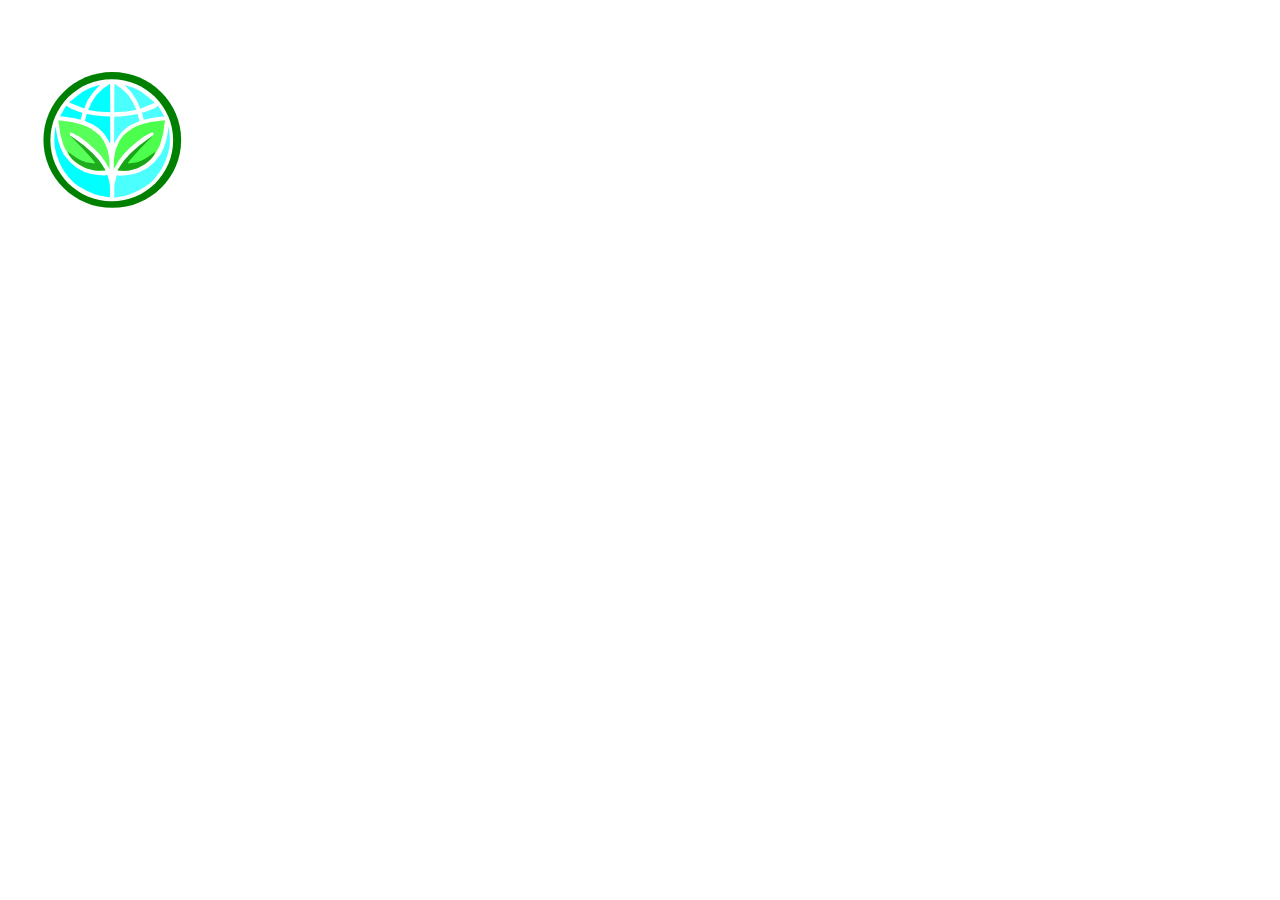
<file: img/logo_org.html>
<!DOCTYPE html>
<html>
<head>
    <title>Inkscape Output</title>
</head>
<body>
    <canvas id='canvas' width='210' height='297'></canvas>
    <script>
    var ctx = document.getElementById("canvas").getContext("2d");
    	
// #layer1
	
// #layer2
	ctx.save();
	ctx.transform(1.118690, 0.000000, 0.000000, 1.075140, -11.562100, -9.909930);
	
// #path2
	ctx.beginPath();
	ctx.fillStyle = 'rgb(0, 128, 0)';
	ctx.lineWidth = 0.070004;
	ctx.moveTo(103.566410, 68.678969);
	ctx.bezierCurveTo(137.562492, 68.678969, 165.121761, 96.974242, 165.121761, 131.878230);
	ctx.bezierCurveTo(165.121761, 166.782218, 137.562492, 195.077491, 103.566410, 195.077491);
	ctx.bezierCurveTo(69.570328, 195.077491, 42.011059, 166.782218, 42.011059, 131.878230);
	ctx.bezierCurveTo(42.011059, 96.974242, 69.570328, 68.678969, 103.566410, 68.678969);
	ctx.fill();
	
// #path5
	ctx.beginPath();
	ctx.fillStyle = 'rgb(255, 255, 255)';
	ctx.lineWidth = 0.121505;
	ctx.moveTo(103.076570, 75.474589);
	ctx.bezierCurveTo(133.375464, 75.474589, 157.937570, 100.879488, 157.937570, 132.218020);
	ctx.bezierCurveTo(157.937570, 163.556552, 133.375464, 188.961451, 103.076570, 188.961451);
	ctx.bezierCurveTo(72.777676, 188.961451, 48.215570, 163.556552, 48.215570, 132.218020);
	ctx.bezierCurveTo(48.215570, 100.879488, 72.777676, 75.474589, 103.076570, 75.474589);
	ctx.fill();
	
// #path12
	ctx.beginPath();
	ctx.fillStyle = 'rgb(0, 255, 255)';
	ctx.lineWidth = 0.063832;
	ctx.moveTo(65.060622, 97.152988);
	ctx.bezierCurveTo(72.218778, 90.665929, 78.106940, 86.461355, 78.106940, 86.461355);
	ctx.lineTo(84.341462, 83.337956);
	ctx.lineTo(92.654158, 80.695079);
	ctx.lineTo(86.650543, 87.302269);
	ctx.lineTo(81.455108, 95.110768);
	ctx.lineTo(78.453301, 102.799130);
	ctx.closePath();
	ctx.fill();
	
// #path12-5
	ctx.beginPath();
	ctx.globalAlpha = 0.7;
	ctx.fillStyle = 'rgb(0, 255, 255)';
	ctx.lineWidth = 0.063295;
	ctx.moveTo(141.638710, 97.265403);
	ctx.bezierCurveTo(134.600360, 90.778343, 128.810740, 86.573763, 128.810740, 86.573763);
	ctx.lineTo(122.680560, 83.450367);
	ctx.lineTo(114.506990, 80.807490);
	ctx.lineTo(120.410120, 87.414683);
	ctx.lineTo(125.518610, 95.223183);
	ctx.lineTo(128.470180, 102.911540);
	ctx.closePath();
	ctx.fill();
	
// #path13
	ctx.beginPath();
	ctx.fillStyle = 'rgb(0, 255, 255)';
	ctx.lineWidth = 0.063832;
	ctx.globalAlpha = 1.0;
	ctx.moveTo(101.544130, 79.734035);
	ctx.lineTo(101.775030, 106.162790);
	ctx.lineTo(90.345076, 105.562140);
	ctx.lineTo(82.032379, 104.000440);
	ctx.lineTo(85.149641, 96.912727);
	ctx.lineTo(89.421443, 90.065276);
	ctx.lineTo(95.425057, 84.178871);
	ctx.closePath();
	ctx.fill();
	
// #path13-1
	ctx.beginPath();
	ctx.globalAlpha = 0.7;
	ctx.fillStyle = 'rgb(0, 255, 255)';
	ctx.lineWidth = 0.064018;
	ctx.moveTo(105.492700, 79.675100);
	ctx.lineTo(105.260450, 106.103850);
	ctx.lineTo(116.757250, 105.503200);
	ctx.lineTo(125.118560, 103.941500);
	ctx.lineTo(121.983070, 96.853792);
	ctx.lineTo(117.686290, 90.006341);
	ctx.lineTo(111.647560, 84.119936);
	ctx.closePath();
	ctx.fill();
	
// #path14
	ctx.beginPath();
	ctx.fillStyle = 'rgb(0, 255, 255)';
	ctx.lineWidth = 0.063832;
	ctx.globalAlpha = 1.0;
	ctx.moveTo(56.863382, 110.006980);
	ctx.lineTo(62.405178, 99.915997);
	ctx.lineTo(65.522441, 102.318610);
	ctx.lineTo(72.334234, 105.201750);
	ctx.lineTo(76.836943, 106.643320);
	ctx.lineTo(75.220586, 113.130380);
	ctx.lineTo(69.216971, 111.568680);
	ctx.lineTo(64.367899, 110.727760);
	ctx.lineTo(59.287918, 110.247240);
	ctx.closePath();
	ctx.fill();
	
// #path15
	ctx.beginPath();
	ctx.fillStyle = 'rgb(0, 255, 255)';
	ctx.lineWidth = 0.063832;
	ctx.moveTo(79.146027, 114.331680);
	ctx.lineTo(80.646929, 107.724490);
	ctx.lineTo(87.343269, 108.925800);
	ctx.lineTo(95.425057, 110.006980);
	ctx.lineTo(101.659580, 110.247240);
	ctx.lineTo(101.775030, 135.234430);
	ctx.lineTo(97.387777, 127.906460);
	ctx.lineTo(94.616878, 124.302530);
	ctx.lineTo(91.153255, 120.938870);
	ctx.lineTo(88.151448, 118.656390);
	ctx.lineTo(84.803278, 116.974560);
	ctx.closePath();
	ctx.fill();
	
// #path14-2
	ctx.beginPath();
	ctx.globalAlpha = 0.7;
	ctx.fillStyle = 'rgb(0, 255, 255)';
	ctx.lineWidth = 0.063832;
	ctx.moveTo(150.087690, 110.115810);
	ctx.lineTo(144.545910, 100.024870);
	ctx.lineTo(141.428660, 102.427470);
	ctx.lineTo(134.616900, 105.310600);
	ctx.lineTo(130.114210, 106.752160);
	ctx.lineTo(131.730560, 113.239200);
	ctx.lineTo(137.734150, 111.677500);
	ctx.lineTo(142.583200, 110.836590);
	ctx.lineTo(147.663160, 110.356070);
	ctx.closePath();
	ctx.fill();
	
// #path15-8
	ctx.beginPath();
	ctx.globalAlpha = 0.7;
	ctx.fillStyle = 'rgb(0, 255, 255)';
	ctx.lineWidth = 0.063832;
	ctx.moveTo(127.805130, 114.440500);
	ctx.lineTo(126.304240, 107.833330);
	ctx.lineTo(119.607920, 109.034630);
	ctx.lineTo(111.526170, 110.115810);
	ctx.lineTo(105.291680, 110.356070);
	ctx.lineTo(105.176230, 135.343250);
	ctx.lineTo(109.563460, 128.015280);
	ctx.lineTo(112.334350, 124.411350);
	ctx.lineTo(115.797950, 121.047690);
	ctx.lineTo(118.799750, 118.765210);
	ctx.lineTo(122.147910, 117.083380);
	ctx.closePath();
	ctx.fill();
	
// #path16
	ctx.save();
	ctx.beginPath();
	ctx.transform(0.893899, 0.000000, 0.000000, 0.930108, 10.335400, 9.217300);
	ctx.fillStyle = 'rgb(0, 255, 255)';
	ctx.lineWidth = 0.070004;
	ctx.globalAlpha = 1.0;
	ctx.moveTo(47.788414, 118.566930);
	ctx.bezierCurveTo(47.827444, 117.225280, 46.820204, 124.057350, 46.625994, 126.833040);
	ctx.bezierCurveTo(46.373577, 130.440640, 46.189100, 134.092370, 46.625994, 137.682300);
	ctx.bezierCurveTo(47.081382, 141.424190, 48.117762, 145.094290, 49.338309, 148.660720);
	ctx.bezierCurveTo(50.817419, 152.982670, 52.565636, 157.257800, 54.892098, 161.189030);
	ctx.bezierCurveTo(57.097954, 164.916460, 59.893282, 168.284400, 62.770728, 171.521660);
	ctx.bezierCurveTo(64.004596, 172.909820, 65.323817, 174.236840, 66.774623, 175.396400);
	ctx.bezierCurveTo(68.985314, 177.163300, 71.438020, 178.612870, 73.878307, 180.046080);
	ctx.bezierCurveTo(76.518515, 181.596710, 79.208729, 183.084130, 82.015252, 184.308290);
	ctx.bezierCurveTo(84.736130, 185.495090, 87.539615, 186.524200, 90.410516, 187.278930);
	ctx.bezierCurveTo(94.257682, 188.290300, 102.163880, 189.345450, 102.163880, 189.345450);
	ctx.bezierCurveTo(101.796540, 187.427610, 102.034730, 181.466820, 102.034730, 181.466820);
	ctx.lineTo(101.776410, 176.042190);
	ctx.lineTo(99.580725, 167.001140);
	ctx.lineTo(96.093461, 167.517770);
	ctx.lineTo(88.473147, 166.871980);
	ctx.lineTo(82.144411, 165.838720);
	ctx.lineTo(76.461466, 163.901350);
	ctx.lineTo(68.711992, 159.768300);
	ctx.lineTo(61.995782, 154.085350);
	ctx.lineTo(57.991888, 149.177350);
	ctx.lineTo(55.408731, 145.948400);
	ctx.lineTo(52.438098, 139.490510);
	ctx.lineTo(50.113257, 132.645140);
	ctx.lineTo(48.821678, 126.187250);
	ctx.bezierCurveTo(48.821678, 126.187250, 47.764930, 119.374210, 47.788414, 118.566930);
	ctx.closePath();
	ctx.fill();
	ctx.restore();
	
// #path16-8
	ctx.beginPath();
	ctx.globalAlpha = 0.7;
	ctx.fillStyle = 'rgb(0, 255, 255)';
	ctx.lineWidth = 0.063832;
	ctx.moveTo(153.782550, 119.626590);
	ctx.bezierCurveTo(153.747650, 118.378720, 154.648030, 124.733280, 154.821630, 127.314970);
	ctx.bezierCurveTo(155.047270, 130.670420, 155.212170, 134.066930, 154.821630, 137.405950);
	ctx.bezierCurveTo(154.414560, 140.886310, 153.488140, 144.299890, 152.397100, 147.617060);
	ctx.bezierCurveTo(151.074920, 151.636940, 149.512190, 155.613270, 147.432570, 159.269740);
	ctx.bezierCurveTo(145.460760, 162.736650, 142.962010, 165.869190, 140.389870, 168.880190);
	ctx.bezierCurveTo(139.286910, 170.171330, 138.107660, 171.405600, 136.810790, 172.484120);
	ctx.bezierCurveTo(134.834650, 174.127530, 132.642180, 175.475780, 130.460810, 176.808820);
	ctx.bezierCurveTo(128.100730, 178.251070, 125.695950, 179.634530, 123.187200, 180.773140);
	ctx.bezierCurveTo(120.755010, 181.876990, 118.248980, 182.834170, 115.682680, 183.536150);
	ctx.bezierCurveTo(112.243710, 184.476830, 105.176360, 185.458240, 105.176360, 185.458240);
	ctx.bezierCurveTo(105.504730, 183.674440, 105.291810, 178.130260, 105.291810, 178.130260);
	ctx.lineTo(105.522720, 173.084770);
	ctx.lineTo(107.485440, 164.675620);
	ctx.lineTo(110.602700, 165.156140);
	ctx.lineTo(117.414500, 164.555490);
	ctx.lineTo(123.071750, 163.594450);
	ctx.lineTo(128.151730, 161.792480);
	ctx.lineTo(135.078980, 157.948300);
	ctx.lineTo(141.082590, 152.662550);
	ctx.lineTo(144.661670, 148.097580);
	ctx.lineTo(146.970750, 145.094310);
	ctx.lineTo(149.626200, 139.087780);
	ctx.lineTo(151.704370, 132.720850);
	ctx.lineTo(152.858910, 126.714310);
	ctx.bezierCurveTo(152.858910, 126.714310, 153.803540, 120.377450, 153.782550, 119.626590);
	ctx.closePath();
	ctx.fill();
	
// #path17
	ctx.beginPath();
	ctx.fillStyle = 'rgb(89, 255, 89)';
	ctx.lineWidth = 0.063832;
	ctx.globalAlpha = 1.0;
	ctx.moveTo(55.351272, 113.731030);
	ctx.lineTo(56.967630, 126.104500);
	ctx.lineTo(59.392168, 135.114300);
	ctx.bezierCurveTo(59.392168, 135.114300, 59.853983, 137.516920, 63.086698, 143.042930);
	ctx.bezierCurveTo(65.626689, 147.367630, 68.282134, 150.370910, 68.282134, 150.370910);
	ctx.bezierCurveTo(72.207575, 153.494300, 73.593025, 154.455350, 73.593025, 154.455350);
	ctx.lineTo(79.250276, 158.059270);
	ctx.lineTo(87.678427, 160.461880);
	ctx.lineTo(97.607482, 160.582020);
	ctx.lineTo(93.566587, 153.854700);
	ctx.lineTo(86.985701, 145.565670);
	ctx.lineTo(75.786651, 135.594820);
	ctx.lineTo(65.742143, 127.546060);
	ctx.bezierCurveTo(65.742143, 127.546060, 65.626689, 127.425940, 65.742143, 124.903190);
	ctx.bezierCurveTo(67.243046, 125.143460, 67.358501, 125.143450, 67.358501, 125.143450);
	ctx.lineTo(74.285749, 128.987630);
	ctx.lineTo(80.635726, 133.913000);
	ctx.lineTo(86.639340, 139.439010);
	ctx.lineTo(92.412047, 145.325420);
	ctx.lineTo(96.799302, 151.452080);
	ctx.lineTo(101.071110, 159.020320);
	ctx.lineTo(101.071110, 150.250770);
	ctx.lineTo(99.454743, 141.240970);
	ctx.lineTo(95.991123, 132.951940);
	ctx.lineTo(92.527499, 127.906450);
	ctx.bezierCurveTo(88.948422, 124.542790, 85.715706, 122.380440, 85.715706, 122.380440);
	ctx.bezierCurveTo(84.330256, 120.698610, 76.594832, 117.815470, 76.594832, 117.815470);
	ctx.lineTo(68.397589, 115.532990);
	ctx.closePath();
	ctx.moveTo(89.063877, 132.111030);
	ctx.fill();
	
// #path17-4
	ctx.beginPath();
	ctx.globalAlpha = 0.7;
	ctx.fillStyle = 'rgb(0, 255, 0)';
	ctx.lineWidth = 0.063832;
	ctx.moveTo(150.659460, 113.559860);
	ctx.lineTo(149.043100, 125.933340);
	ctx.lineTo(146.618570, 134.943140);
	ctx.bezierCurveTo(146.618570, 134.943140, 146.156750, 137.345760, 142.924030, 142.871770);
	ctx.bezierCurveTo(140.384040, 147.196470, 137.728600, 150.199740, 137.728600, 150.199740);
	ctx.bezierCurveTo(133.803160, 153.323140, 132.417710, 154.284190, 132.417710, 154.284190);
	ctx.lineTo(126.760460, 157.888100);
	ctx.lineTo(118.332330, 160.290720);
	ctx.lineTo(108.403310, 160.410850);
	ctx.lineTo(112.444200, 153.683530);
	ctx.lineTo(119.025050, 145.394510);
	ctx.lineTo(130.224080, 135.423660);
	ctx.lineTo(140.268590, 127.374900);
	ctx.bezierCurveTo(140.268590, 127.374900, 140.384040, 127.254780, 140.268590, 124.732030);
	ctx.bezierCurveTo(138.767690, 124.972290, 138.652230, 124.972280, 138.652230, 124.972280);
	ctx.lineTo(131.724980, 128.816460);
	ctx.lineTo(125.375010, 133.741830);
	ctx.lineTo(119.371410, 139.267840);
	ctx.lineTo(113.598730, 145.154250);
	ctx.lineTo(109.211490, 151.280920);
	ctx.lineTo(104.939700, 158.849160);
	ctx.lineTo(104.939700, 150.079610);
	ctx.lineTo(106.556060, 141.069800);
	ctx.lineTo(110.019670, 132.780780);
	ctx.lineTo(113.483270, 127.735290);
	ctx.bezierCurveTo(117.062340, 124.371630, 120.295040, 122.209280, 120.295040, 122.209280);
	ctx.bezierCurveTo(121.680490, 120.527450, 129.415900, 117.644310, 129.415900, 117.644310);
	ctx.lineTo(137.613140, 115.361820);
	ctx.closePath();
	ctx.moveTo(116.946890, 131.939870);
	ctx.fill();
	
// #path18
	ctx.save();
	ctx.beginPath();
	ctx.transform(0.893899, 0.000000, 0.000000, 0.930108, 10.335400, 9.217300);
	ctx.fillStyle = 'rgb(31, 172, 31)';
	ctx.lineWidth = 0.070004;
	ctx.globalAlpha = 1.0;
	ctx.moveTo(60.058413, 143.881880);
	ctx.lineTo(67.678728, 149.306510);
	ctx.bezierCurveTo(67.678728, 149.306510, 73.490834, 153.181250, 76.719781, 153.697880);
	ctx.bezierCurveTo(79.819570, 154.860300, 87.310726, 155.376930, 87.310726, 155.376930);
	ctx.bezierCurveTo(85.115042, 150.468930, 61.995782, 127.478830, 61.995782, 127.478830);
	ctx.lineTo(69.486938, 132.774300);
	ctx.bezierCurveTo(78.786305, 139.103040, 85.889990, 146.335880, 87.569042, 148.660720);
	ctx.bezierCurveTo(90.927147, 150.727250, 97.643356, 162.351450, 97.643356, 162.351450);
	ctx.lineTo(90.281357, 162.868090);
	ctx.bezierCurveTo(78.398832, 162.480620, 68.841151, 155.118610, 68.841151, 155.118610);
	ctx.bezierCurveTo(62.124941, 149.839000, 60.058413, 145.797400, 60.058413, 143.881880);
	ctx.closePath();
	ctx.fill();
	ctx.restore();
	
// #path18-5
	ctx.beginPath();
	ctx.globalAlpha = 0.7;
	ctx.fillStyle = 'rgb(0, 128, 0)';
	ctx.lineWidth = 0.063832;
	ctx.moveTo(141.847860, 143.089730);
	ctx.lineTo(135.036100, 148.135220);
	ctx.bezierCurveTo(135.036100, 148.135220, 129.840680, 151.739150, 126.954340, 152.219670);
	ctx.bezierCurveTo(124.183460, 153.300850, 117.487150, 153.781370, 117.487150, 153.781370);
	ctx.bezierCurveTo(119.449860, 149.216400, 140.116060, 127.833130, 140.116060, 127.833130);
	ctx.lineTo(133.419750, 132.758490);
	ctx.bezierCurveTo(125.107090, 138.644900, 118.757140, 145.372220, 117.256240, 147.534570);
	ctx.bezierCurveTo(114.254440, 149.456660, 108.250860, 160.268420, 108.250860, 160.268420);
	ctx.lineTo(114.831710, 160.748950);
	ctx.bezierCurveTo(125.453450, 160.388560, 133.997010, 153.541100, 133.997010, 153.541100);
	ctx.bezierCurveTo(140.000600, 148.630500, 141.847860, 144.871370, 141.847860, 143.089730);
	ctx.closePath();
	ctx.fill();
	ctx.restore();

    </script>
</body>
</html>
</file>
<file: css/styles.css>
* {
    margin: 0;
}

body {
    background: rgb(36,21,0);
    background: linear-gradient(0deg, rgba(36,21,0,1) 0%, rgba(133,98,50,1) 12%, rgba(226,223,219,1) 77%, rgba(255,255,255,1) 100%);
}

.barra {
    background-color: rgba(19, 139, 83, 0.3); 
    backdrop-filter: blur(5px);
    box-shadow: 0 4px 12px rgba(0, 0, 0, 0.1);
}

.logo {
    font-family: Impact, Haettenschweiler, 'Arial Narrow Bold', sans-serif;
}

.title {
    font-size: 1.7rem;
}

#mynavbar a,
span {
    color: rgb(255, 255, 255);
    font-weight: 500;
}

.dropdown-style {
    box-shadow: 0px 0px 5px black;
}

.dropdown-style a {
    font-family: Arial, Helvetica, sans-serif;
    color: rgb(51, 59, 51);
    font-weight: bold;
}

.dropdown-item:active {
    background-color: rgba(255, 255, 255, 0.1);
    color: #ffc107;
}

.principal {
    background: url("../img/naturaleza.jpeg");
    background-size: cover;
    background-position: top;
    padding: 100px;
    position: relative;
    padding-top: 200px;
}

.principal-cont {
    background: rgb(255,255,255);
background: linear-gradient(0deg, rgba(255,255,255,0) 0%, rgba(57,255,0,1) 27%, rgba(41,154,8,1) 94%);
    background-size: cover;
    background-position: top;
    padding: 100px;
    position: relative;
    padding-top: 200px;
}

.principal-texto {
    color: white;
}

.nos-tex-img {
    font-weight: 500;
    font-family: Arial, Helvetica, sans-serif;
    font-size: 1.2em;
}

.nos-tex-img a {
    width: 100%;
}

.pro-inf-in{
    font-weight: 600;
}

.contenido-cont{
    font-weight: 700;
}

.cajas{
    box-shadow: 0px 0px 5px white;
}

.cont-inf-cont{
    margin-right: 10px;
}

.img-in-pro{
    height: auto;
    max-height: 448px;
    width: 100%;
    object-fit: cover;
}

.dona{
    display: flex;
    justify-content: center;
    align-items: center;
    gap: 10px;
}

.contenido-nos, .datos-in{
    box-shadow: 0px 0px 9px white;
}
.proy-in{
    box-shadow: 0px 0px 9px rgb(87, 70, 17);
}

.datos-dato{
    padding: 10px;
    background-color: rgba(78, 57, 11, 0.39);
    backdrop-filter: blur(10px);
}

.fondo-servicios{
    background-color: white;
    box-shadow: 0px 0px 20px white;
}

.fonds{
    background: url("../img/naturaleza.jpeg");
    background-size: cover;
    background-position: top;
    padding: 100px;
    position: relative;
    padding-top: 200px;
}

footer a{
    text-decoration: none;
}
</file>
